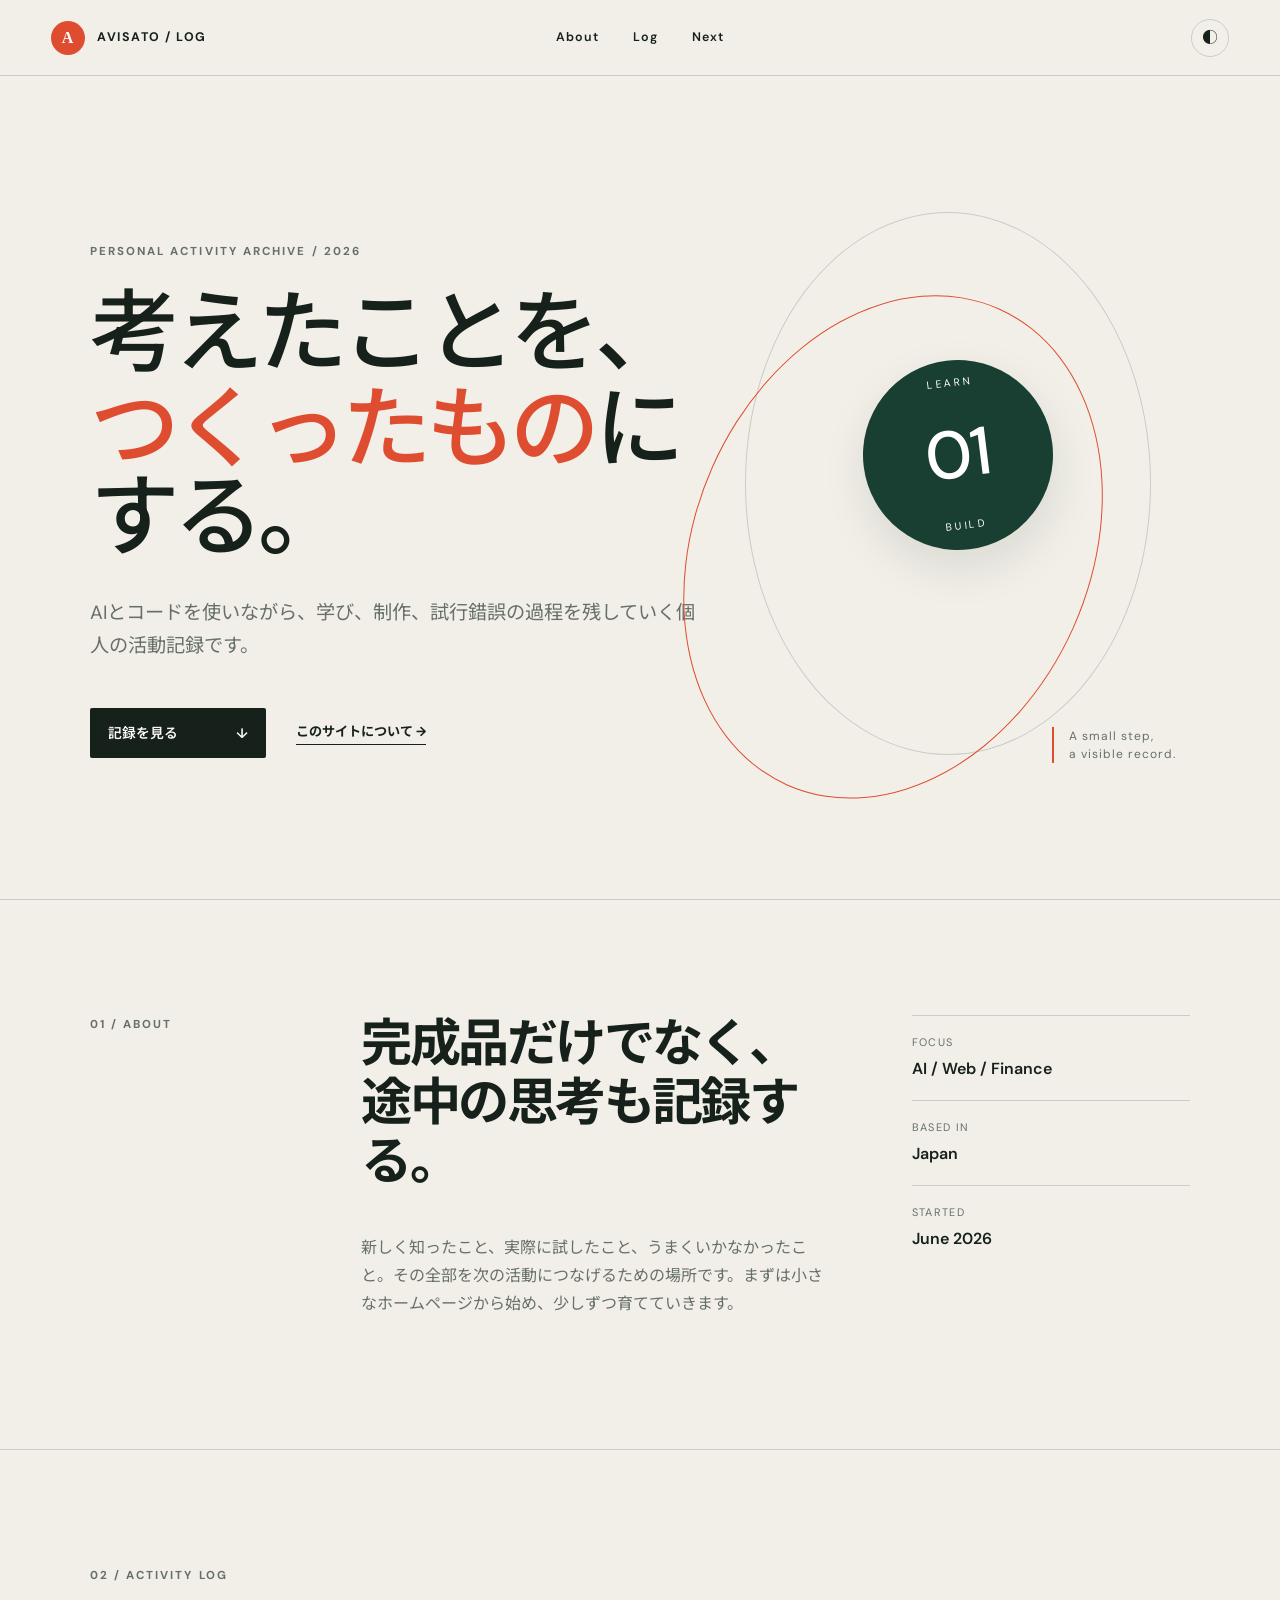
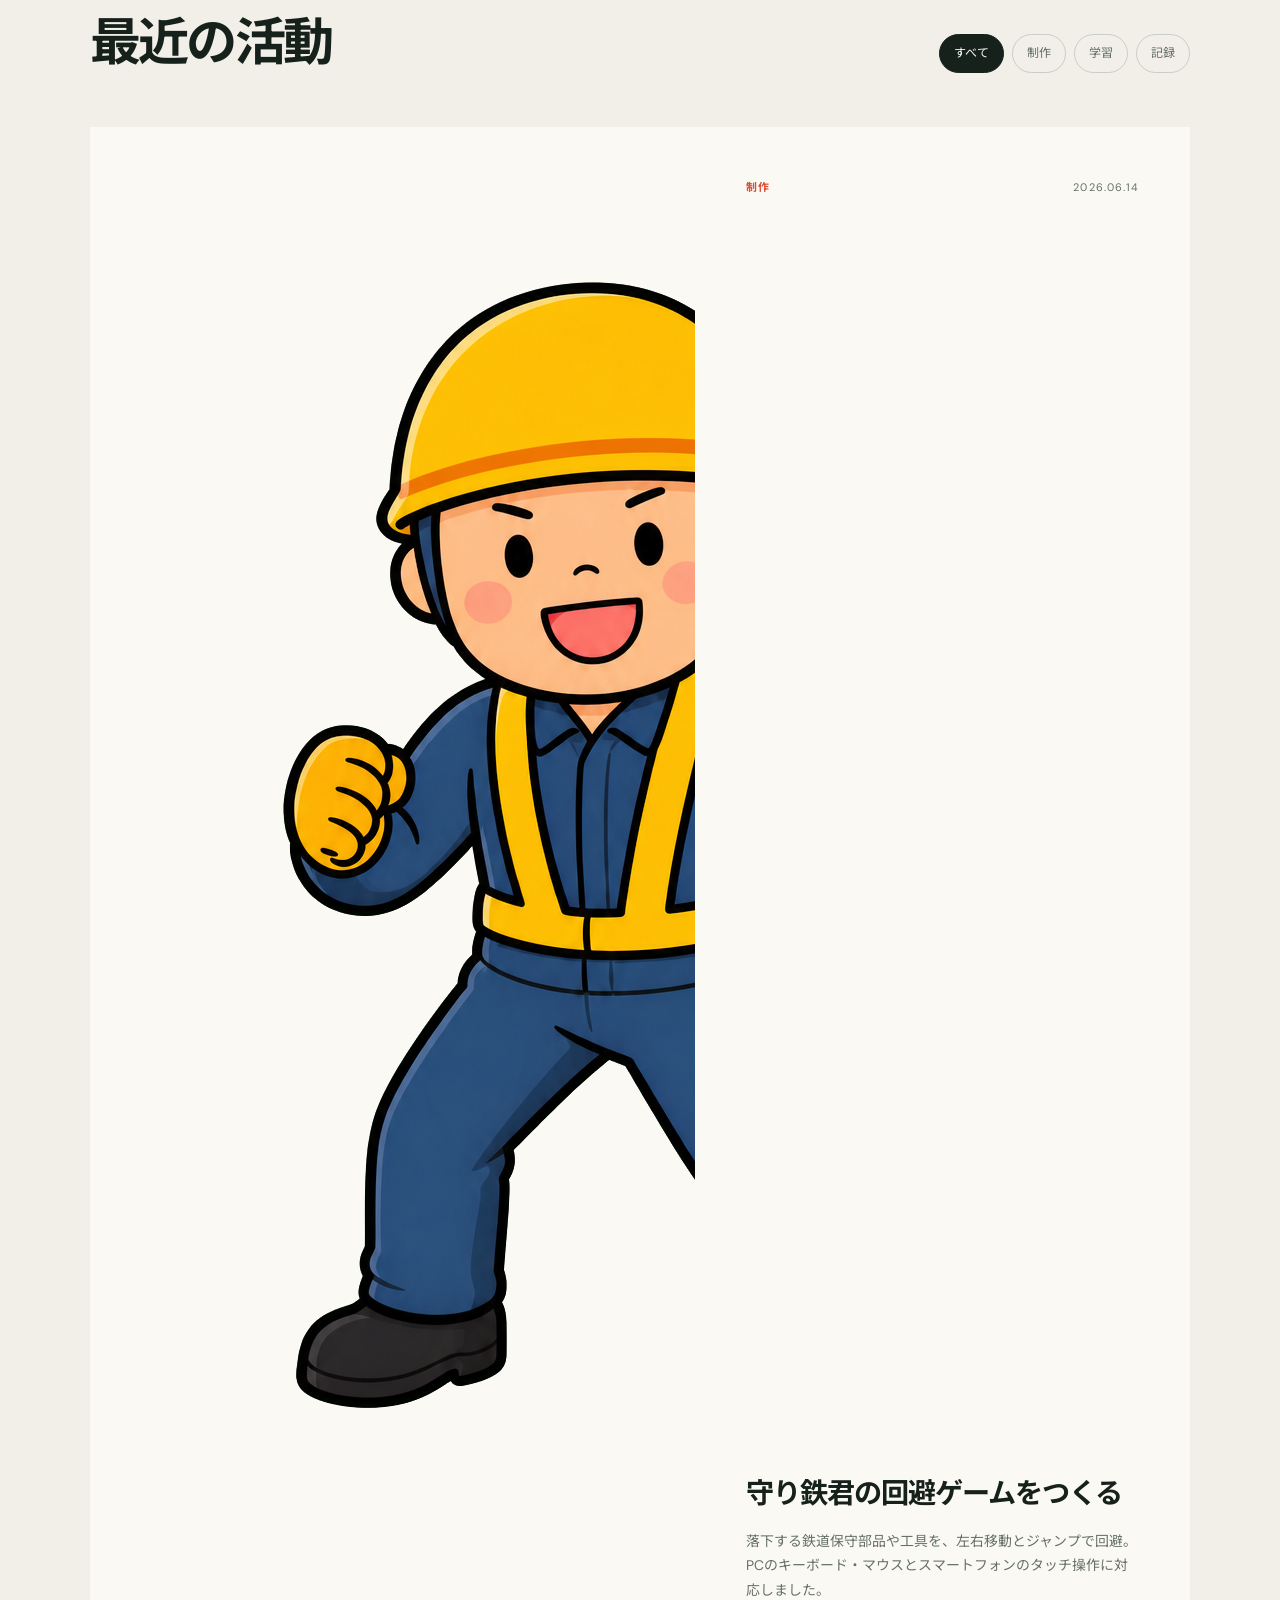
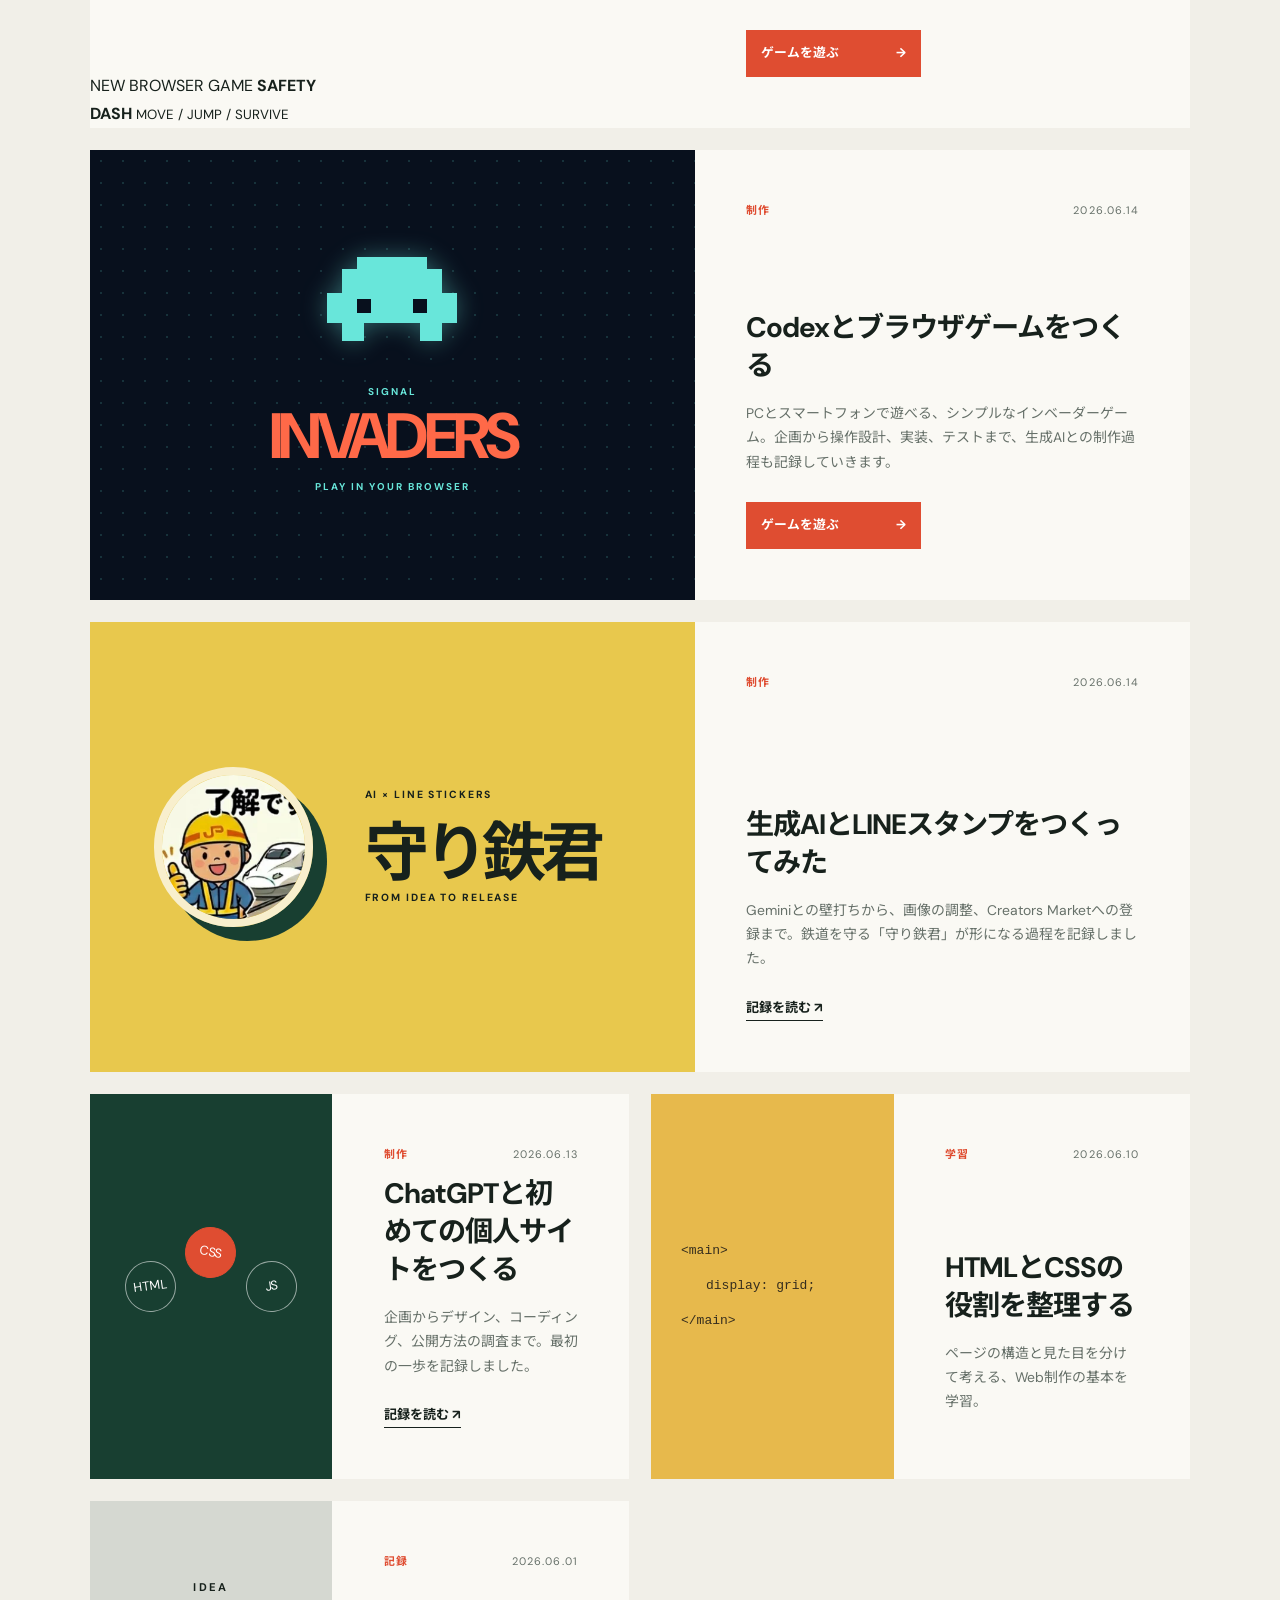
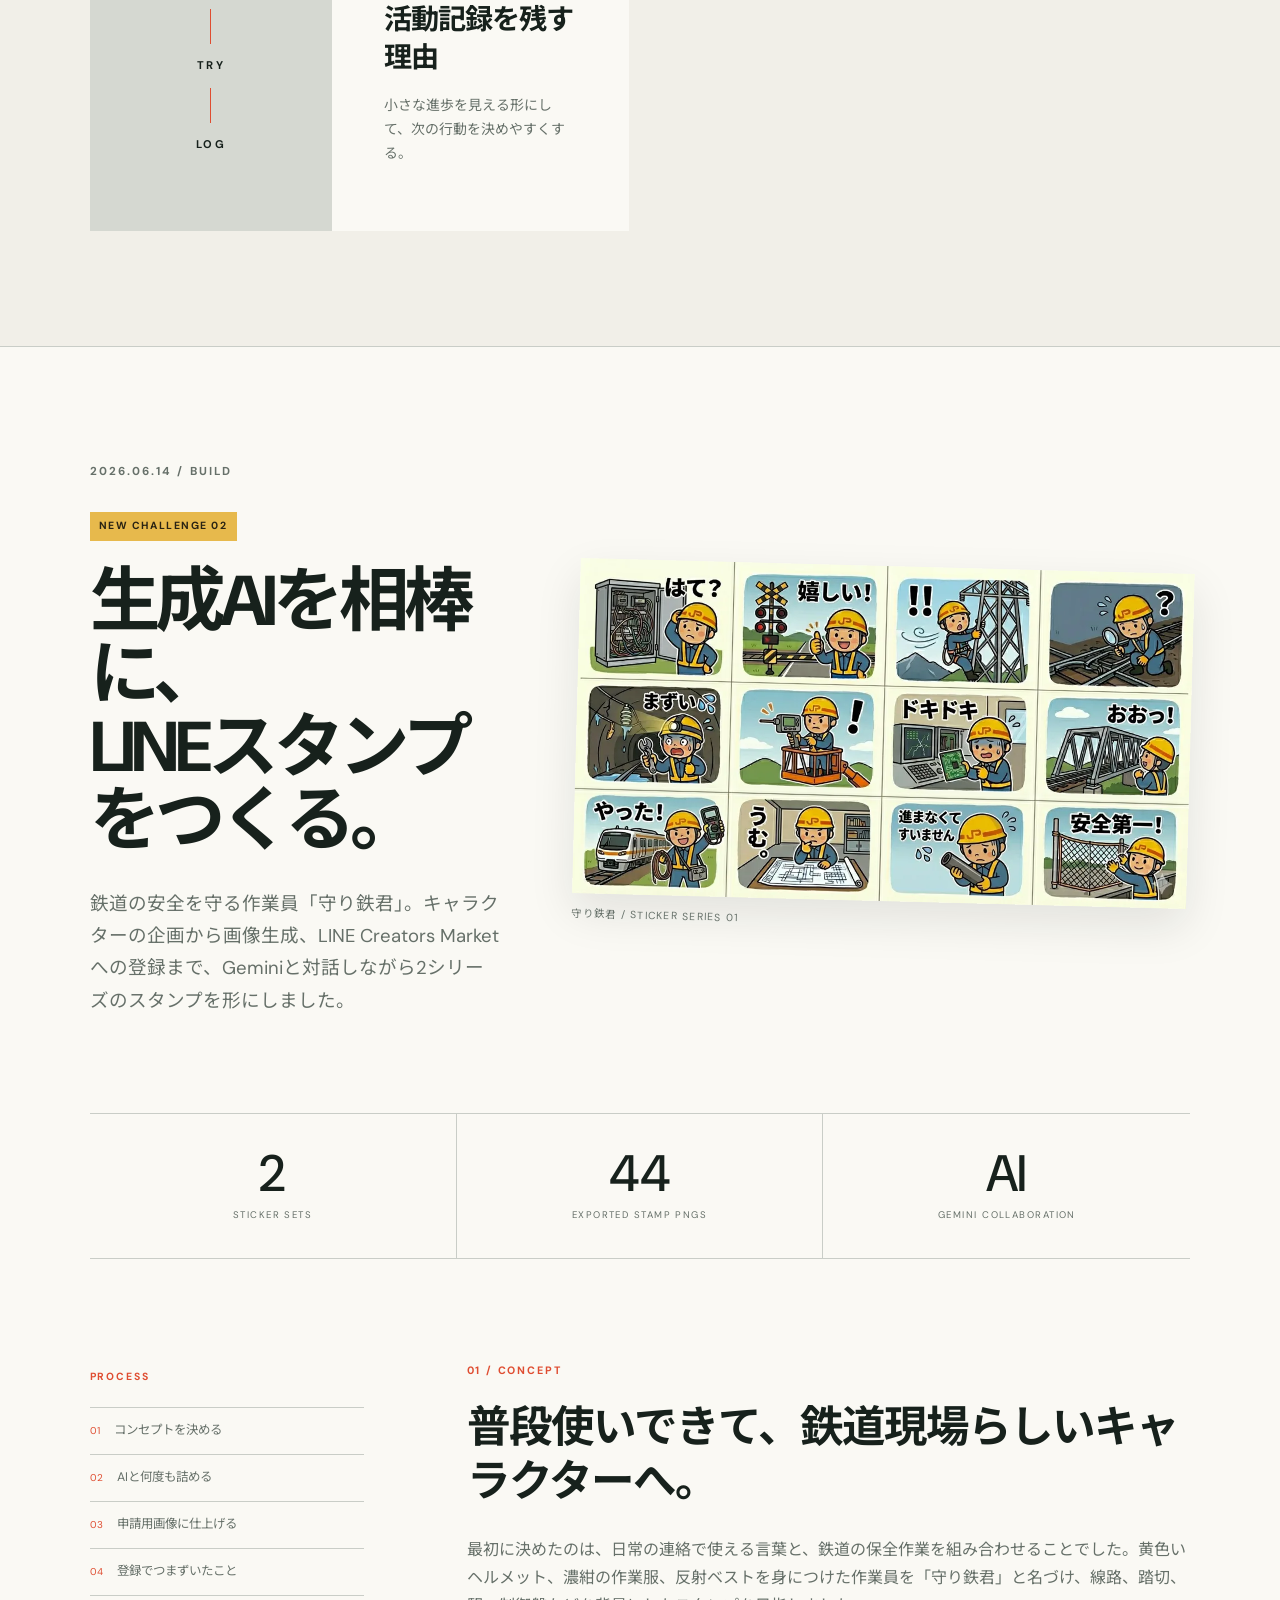
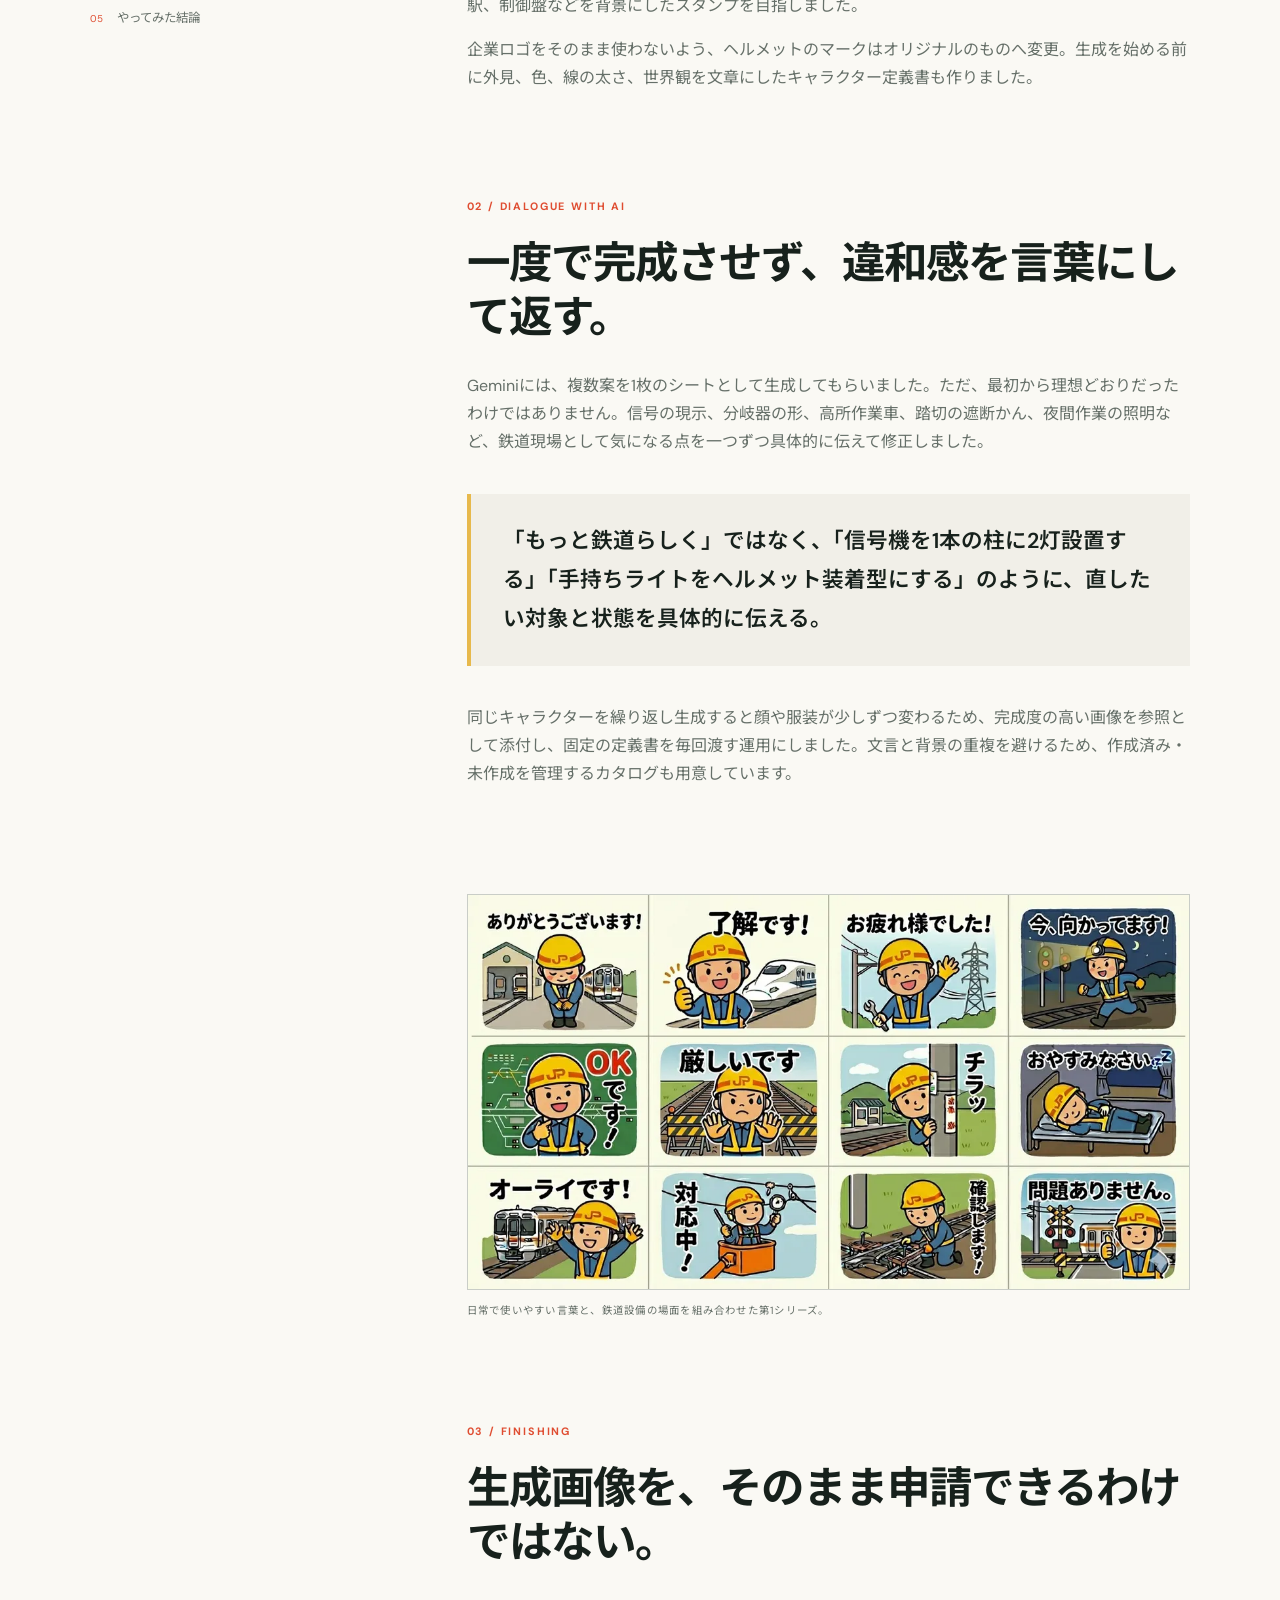
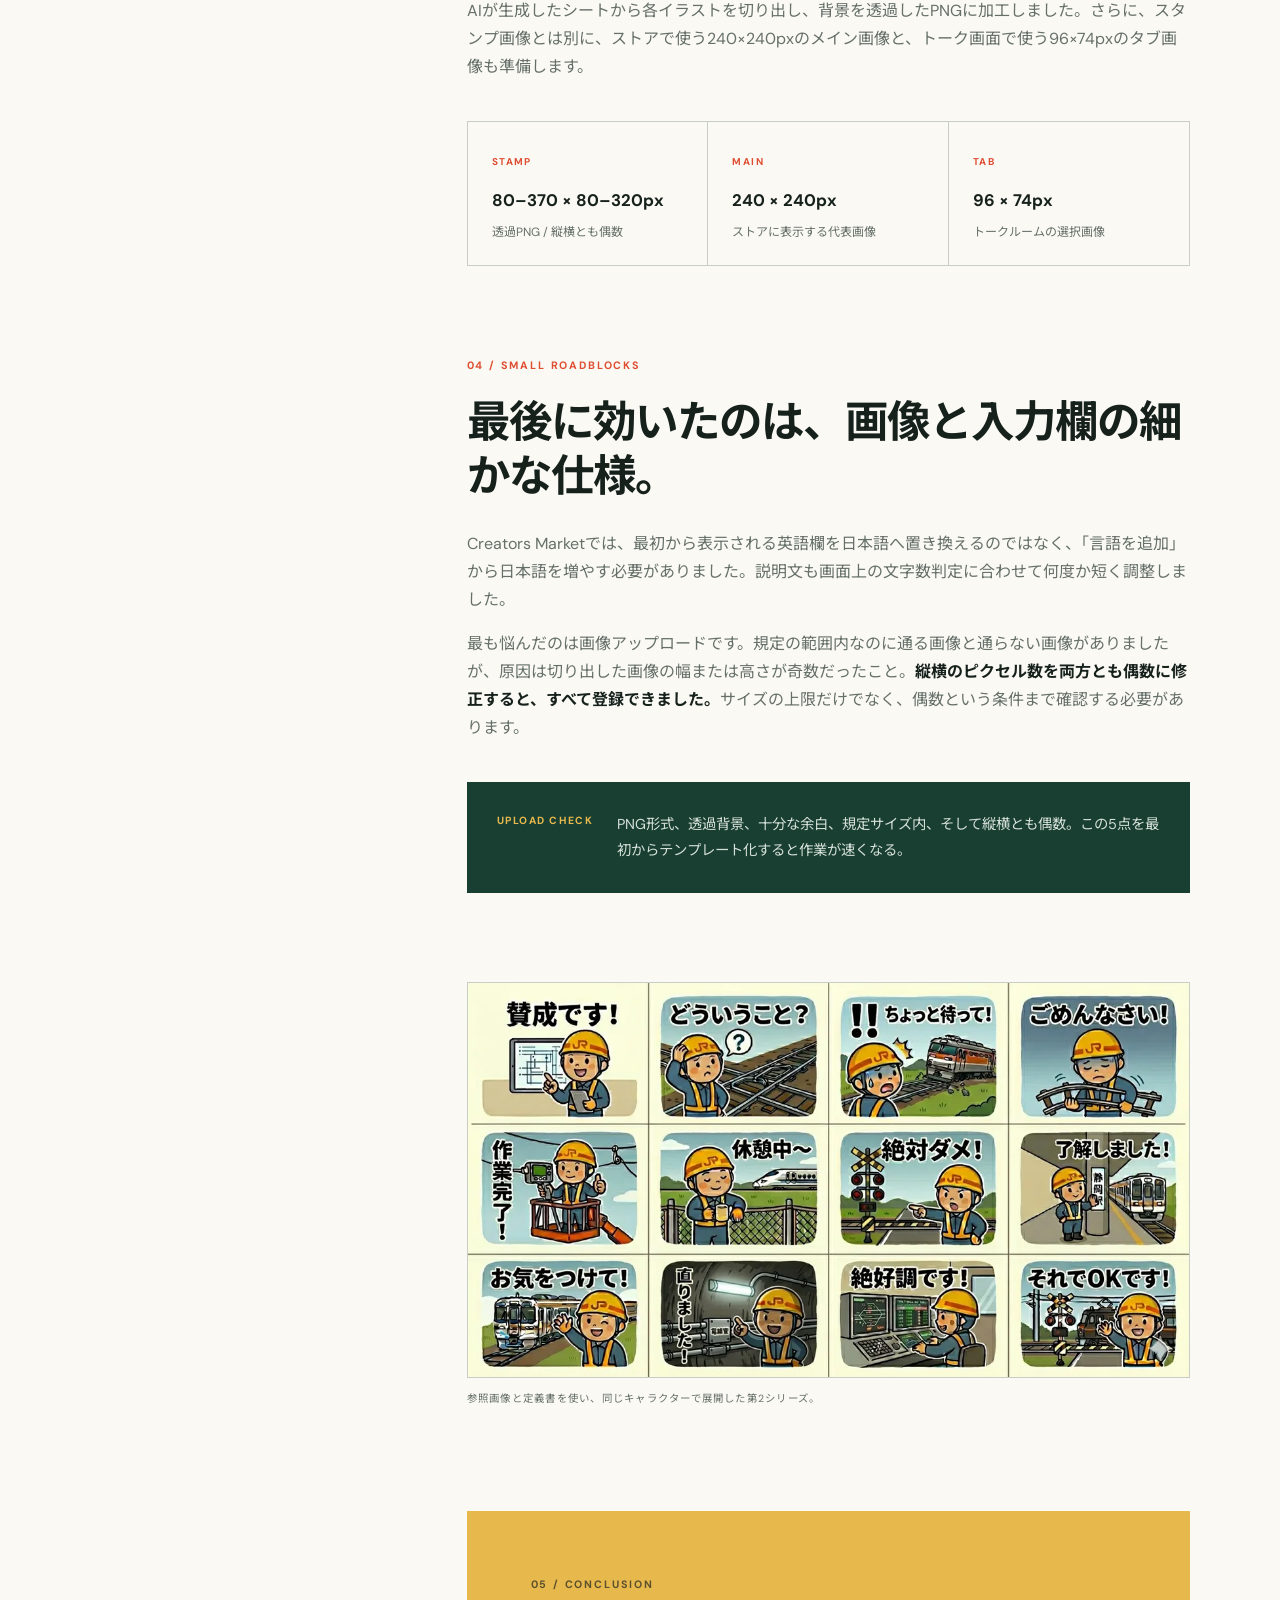
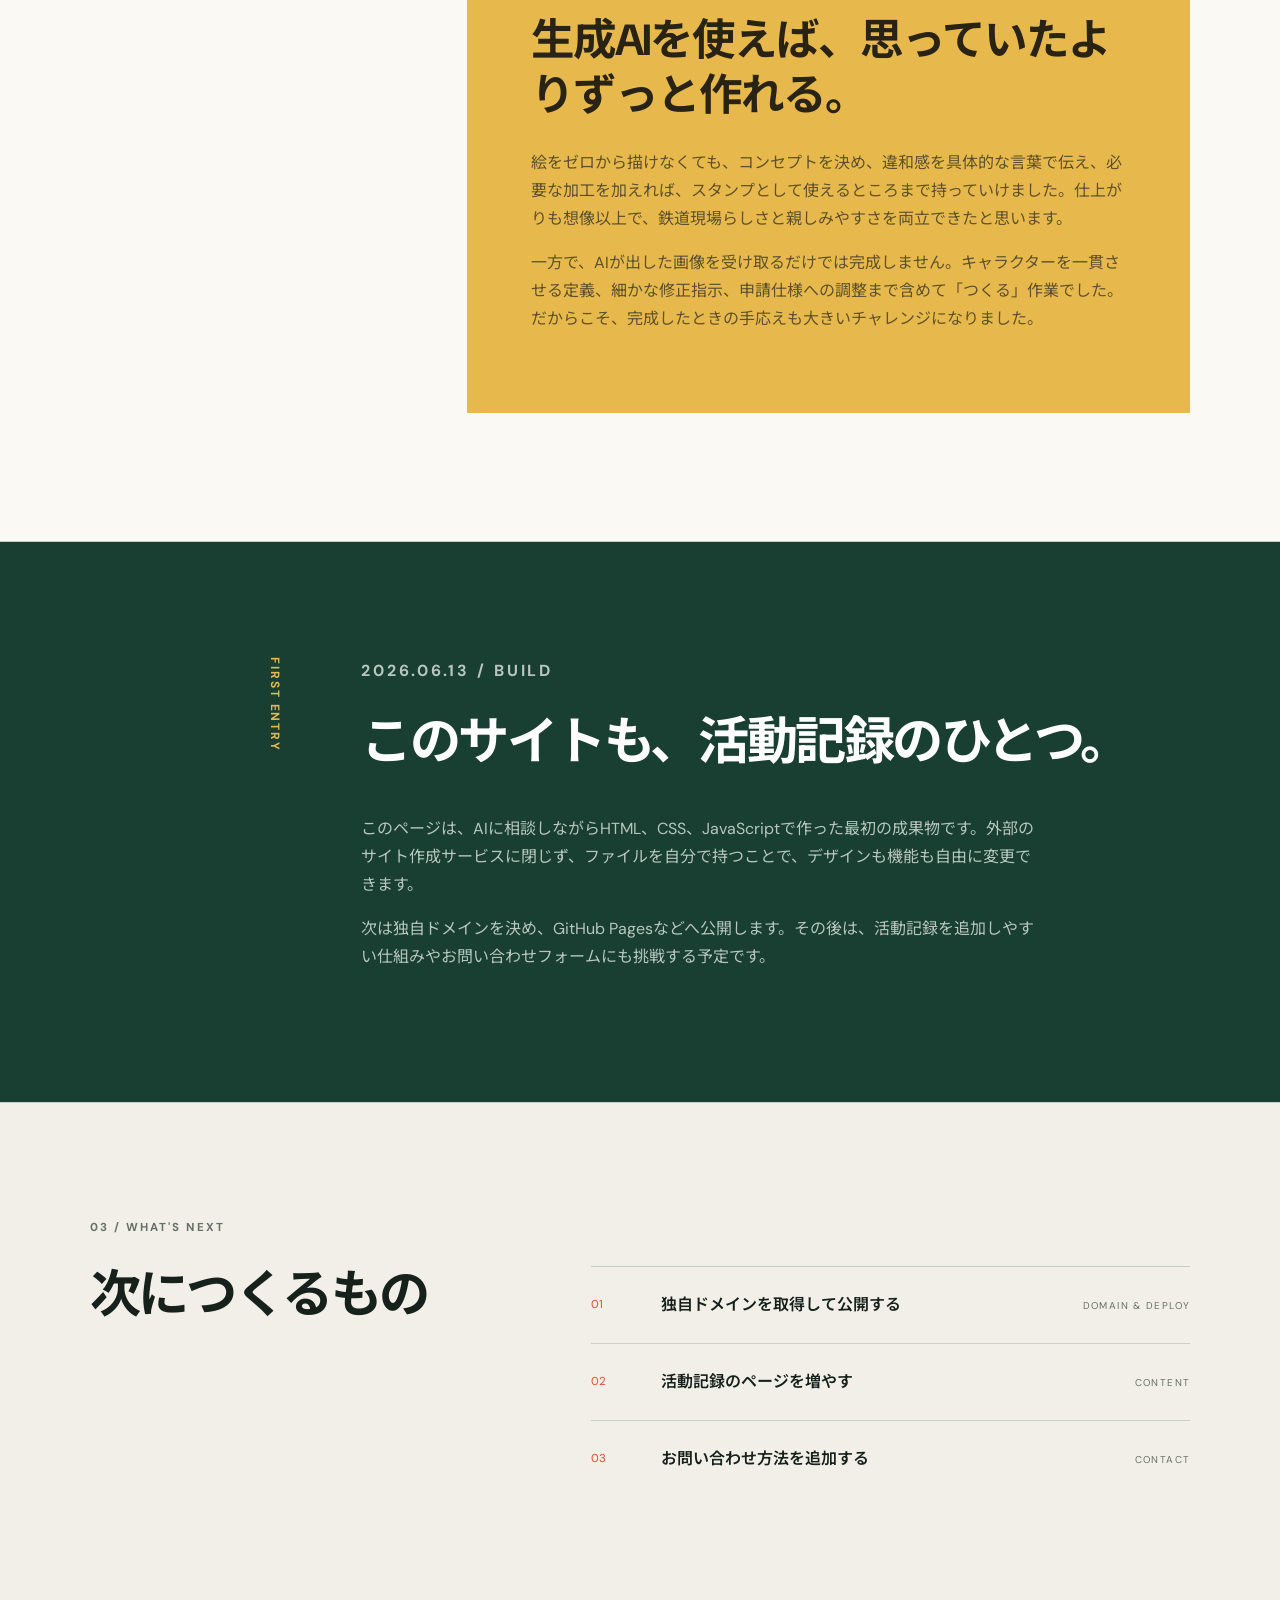
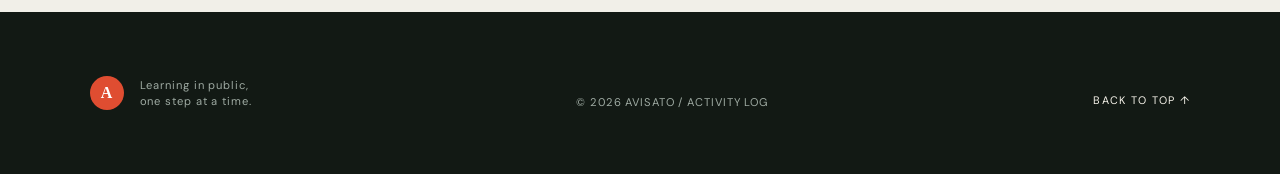
<file: index.html>
<!doctype html>
<html lang="ja">
<head>
  <meta charset="utf-8">
  <meta name="viewport" content="width=device-width, initial-scale=1">
  <meta name="description" content="学び、制作、日々の発見を記録する個人ホームページです。">
  <title>Avisato / Activity Log</title>
  <link rel="preconnect" href="https://fonts.googleapis.com">
  <link rel="preconnect" href="https://fonts.gstatic.com" crossorigin>
  <link href="https://fonts.googleapis.com/css2?family=DM+Sans:wght@400;500;600;700&family=Noto+Sans+JP:wght@400;500;600;700&display=swap" rel="stylesheet">
  <link rel="stylesheet" href="styles.css">
  <script src="script.js" defer></script>
</head>
<body>
  <header class="site-header">
    <a class="brand" href="#top" aria-label="トップへ">
      <span class="brand-mark">A</span>
      <span>AVISATO / LOG</span>
    </a>
    <nav aria-label="メインナビゲーション">
      <a href="#about">About</a>
      <a href="#log">Log</a>
      <a href="#next">Next</a>
    </nav>
    <button class="theme-button" type="button" aria-label="配色を切り替える" title="配色を切り替える">◐</button>
  </header>

  <main id="top">
    <section class="hero" aria-labelledby="hero-title">
      <div class="hero-copy">
        <p class="eyebrow">PERSONAL ACTIVITY ARCHIVE / 2026</p>
        <h1 id="hero-title">考えたことを、<br><em>つくったもの</em>にする。</h1>
        <p class="lead">AIとコードを使いながら、学び、制作、試行錯誤の過程を残していく個人の活動記録です。</p>
        <div class="hero-actions">
          <a class="button button-primary" href="#log">記録を見る <span>↓</span></a>
          <a class="text-link" href="#about">このサイトについて →</a>
        </div>
      </div>
      <div class="hero-visual" aria-hidden="true">
        <div class="orbit orbit-one"></div>
        <div class="orbit orbit-two"></div>
        <div class="visual-center">
          <span>LEARN</span>
          <strong>01</strong>
          <span>BUILD</span>
        </div>
        <p class="visual-note">A small step,<br>a visible record.</p>
      </div>
    </section>

    <section class="manifesto" id="about">
      <p class="section-number">01 / ABOUT</p>
      <div>
        <h2>完成品だけでなく、<br>途中の思考も記録する。</h2>
        <p>新しく知ったこと、実際に試したこと、うまくいかなかったこと。その全部を次の活動につなげるための場所です。まずは小さなホームページから始め、少しずつ育てていきます。</p>
      </div>
      <dl class="facts">
        <div><dt>Focus</dt><dd>AI / Web / Finance</dd></div>
        <div><dt>Based in</dt><dd>Japan</dd></div>
        <div><dt>Started</dt><dd>June 2026</dd></div>
      </dl>
    </section>

    <section class="log-section" id="log">
      <div class="section-heading">
        <div>
          <p class="section-number">02 / ACTIVITY LOG</p>
          <h2>最近の活動</h2>
        </div>
        <div class="filters" aria-label="活動カテゴリで絞り込む">
          <button class="filter is-active" type="button" data-filter="all">すべて</button>
          <button class="filter" type="button" data-filter="build">制作</button>
          <button class="filter" type="button" data-filter="learn">学習</button>
          <button class="filter" type="button" data-filter="note">記録</button>
        </div>
      </div>

      <div class="log-grid">
        <article class="log-card featured dodge-game-card" data-category="build">
          <div class="card-art dodge-game-art" aria-hidden="true">
            <img src="games/moritetsu-dodge/assets/moritetsu.png" alt="">
            <div>
              <span>NEW BROWSER GAME</span>
              <strong>SAFETY<br>DASH</strong>
              <small>MOVE / JUMP / SURVIVE</small>
            </div>
          </div>
          <div class="card-content">
            <p class="card-meta"><span>制作</span><time datetime="2026-06-14">2026.06.14</time></p>
            <h3>守り鉄君の回避ゲームをつくる</h3>
            <p>落下する鉄道保守部品や工具を、左右移動とジャンプで回避。PCのキーボード・マウスとスマートフォンのタッチ操作に対応しました。</p>
            <a href="games/moritetsu-dodge/index.html" class="play-link">ゲームを遊ぶ <span>→</span></a>
          </div>
        </article>

        <article class="log-card featured game-card" data-category="build">
          <div class="card-art game-card-art" aria-hidden="true">
            <div class="pixel-invader"><i></i><i></i><i></i><i></i><i></i><i></i><i></i></div>
            <p><span>SIGNAL</span><strong>INVADERS</strong><small>PLAY IN YOUR BROWSER</small></p>
          </div>
          <div class="card-content">
            <p class="card-meta"><span>制作</span><time datetime="2026-06-14">2026.06.14</time></p>
            <h3>Codexとブラウザゲームをつくる</h3>
            <p>PCとスマートフォンで遊べる、シンプルなインベーダーゲーム。企画から操作設計、実装、テストまで、生成AIとの制作過程も記録していきます。</p>
            <a href="games/invader/index.html" class="play-link">ゲームを遊ぶ <span>→</span></a>
          </div>
        </article>

        <article class="log-card featured stamp-card" data-category="build">
          <div class="card-art stamp-card-art">
            <img src="assets/mamoritetsu/main.webp" alt="黄色いヘルメットをかぶった守り鉄君のLINEスタンプ">
            <div>
              <span>AI × LINE STICKERS</span>
              <strong>守り鉄君</strong>
              <small>FROM IDEA TO RELEASE</small>
            </div>
          </div>
          <div class="card-content">
            <p class="card-meta"><span>制作</span><time datetime="2026-06-14">2026.06.14</time></p>
            <h3>生成AIとLINEスタンプをつくってみた</h3>
            <p>Geminiとの壁打ちから、画像の調整、Creators Marketへの登録まで。鉄道を守る「守り鉄君」が形になる過程を記録しました。</p>
            <a href="#entry-line-stickers" class="card-link">記録を読む <span>↗</span></a>
          </div>
        </article>

        <article class="log-card" data-category="build">
          <div class="card-art art-one"><span>HTML</span><span>CSS</span><span>JS</span></div>
          <div class="card-content">
            <p class="card-meta"><span>制作</span><time datetime="2026-06-13">2026.06.13</time></p>
            <h3>ChatGPTと初めての個人サイトをつくる</h3>
            <p>企画からデザイン、コーディング、公開方法の調査まで。最初の一歩を記録しました。</p>
            <a href="#entry-first-site" class="card-link">記録を読む <span>↗</span></a>
          </div>
        </article>

        <article class="log-card" data-category="learn">
          <div class="card-art art-two"><span class="code-line">&lt;main&gt;</span><span class="code-line"> display: grid;</span><span class="code-line">&lt;/main&gt;</span></div>
          <div class="card-content">
            <p class="card-meta"><span>学習</span><time datetime="2026-06-10">2026.06.10</time></p>
            <h3>HTMLとCSSの役割を整理する</h3>
            <p>ページの構造と見た目を分けて考える、Web制作の基本を学習。</p>
          </div>
        </article>

        <article class="log-card" data-category="note">
          <div class="card-art art-three"><span>IDEA</span><i></i><span>TRY</span><i></i><span>LOG</span></div>
          <div class="card-content">
            <p class="card-meta"><span>記録</span><time datetime="2026-06-01">2026.06.01</time></p>
            <h3>活動記録を残す理由</h3>
            <p>小さな進歩を見える形にして、次の行動を決めやすくする。</p>
          </div>
        </article>
      </div>
    </section>

    <article class="project-entry" id="entry-line-stickers">
      <header class="project-hero">
        <div class="project-intro">
          <p class="section-number">2026.06.14 / BUILD</p>
          <p class="project-kicker">NEW CHALLENGE 02</p>
          <h2>生成AIを相棒に、<br>LINEスタンプをつくる。</h2>
          <p class="project-lead">鉄道の安全を守る作業員「守り鉄君」。キャラクターの企画から画像生成、LINE Creators Marketへの登録まで、Geminiと対話しながら2シリーズのスタンプを形にしました。</p>
        </div>
        <figure class="project-main-visual">
          <img src="assets/mamoritetsu/sheet-01.webp" alt="守り鉄君LINEスタンプ第1シリーズの制作シート">
          <figcaption>守り鉄君 / STICKER SERIES 01</figcaption>
        </figure>
      </header>

      <div class="project-stats" aria-label="制作結果">
        <div><strong>2</strong><span>STICKER SETS</span></div>
        <div><strong>44</strong><span>EXPORTED STAMP PNGS</span></div>
        <div><strong>AI</strong><span>GEMINI COLLABORATION</span></div>
      </div>

      <div class="article-layout">
        <aside class="article-index" aria-label="記事の目次">
          <span>PROCESS</span>
          <ol>
            <li><a href="#stamp-concept">コンセプトを決める</a></li>
            <li><a href="#stamp-dialogue">AIと何度も詰める</a></li>
            <li><a href="#stamp-finish">申請用画像に仕上げる</a></li>
            <li><a href="#stamp-lessons">登録でつまずいたこと</a></li>
            <li><a href="#stamp-conclusion">やってみた結論</a></li>
          </ol>
        </aside>

        <div class="article-body">
          <section id="stamp-concept">
            <p class="article-step">01 / CONCEPT</p>
            <h3>普段使いできて、鉄道現場らしいキャラクターへ。</h3>
            <p>最初に決めたのは、日常の連絡で使える言葉と、鉄道の保全作業を組み合わせることでした。黄色いヘルメット、濃紺の作業服、反射ベストを身につけた作業員を「守り鉄君」と名づけ、線路、踏切、駅、制御盤などを背景にしたスタンプを目指しました。</p>
            <p>企業ロゴをそのまま使わないよう、ヘルメットのマークはオリジナルのものへ変更。生成を始める前に外見、色、線の太さ、世界観を文章にしたキャラクター定義書も作りました。</p>
          </section>

          <section id="stamp-dialogue">
            <p class="article-step">02 / DIALOGUE WITH AI</p>
            <h3>一度で完成させず、違和感を言葉にして返す。</h3>
            <p>Geminiには、複数案を1枚のシートとして生成してもらいました。ただ、最初から理想どおりだったわけではありません。信号の現示、分岐器の形、高所作業車、踏切の遮断かん、夜間作業の照明など、鉄道現場として気になる点を一つずつ具体的に伝えて修正しました。</p>
            <blockquote>「もっと鉄道らしく」ではなく、「信号機を1本の柱に2灯設置する」「手持ちライトをヘルメット装着型にする」のように、直したい対象と状態を具体的に伝える。</blockquote>
            <p>同じキャラクターを繰り返し生成すると顔や服装が少しずつ変わるため、完成度の高い画像を参照として添付し、固定の定義書を毎回渡す運用にしました。文言と背景の重複を避けるため、作成済み・未作成を管理するカタログも用意しています。</p>
          </section>

          <figure class="wide-figure">
            <img src="assets/mamoritetsu/sheet-02.webp" alt="守り鉄君LINEスタンプ第1シリーズ後半の制作シート">
            <figcaption>日常で使いやすい言葉と、鉄道設備の場面を組み合わせた第1シリーズ。</figcaption>
          </figure>

          <section id="stamp-finish">
            <p class="article-step">03 / FINISHING</p>
            <h3>生成画像を、そのまま申請できるわけではない。</h3>
            <p>AIが生成したシートから各イラストを切り出し、背景を透過したPNGに加工しました。さらに、スタンプ画像とは別に、ストアで使う240×240pxのメイン画像と、トーク画面で使う96×74pxのタブ画像も準備します。</p>
            <div class="spec-grid">
              <div><span>STAMP</span><strong>80–370 × 80–320px</strong><p>透過PNG / 縦横とも偶数</p></div>
              <div><span>MAIN</span><strong>240 × 240px</strong><p>ストアに表示する代表画像</p></div>
              <div><span>TAB</span><strong>96 × 74px</strong><p>トークルームの選択画像</p></div>
            </div>
          </section>

          <section id="stamp-lessons">
            <p class="article-step">04 / SMALL ROADBLOCKS</p>
            <h3>最後に効いたのは、画像と入力欄の細かな仕様。</h3>
            <p>Creators Marketでは、最初から表示される英語欄を日本語へ置き換えるのではなく、「言語を追加」から日本語を増やす必要がありました。説明文も画面上の文字数判定に合わせて何度か短く調整しました。</p>
            <p>最も悩んだのは画像アップロードです。規定の範囲内なのに通る画像と通らない画像がありましたが、原因は切り出した画像の幅または高さが奇数だったこと。<strong>縦横のピクセル数を両方とも偶数に修正すると、すべて登録できました。</strong>サイズの上限だけでなく、偶数という条件まで確認する必要があります。</p>
            <div class="lesson-note">
              <span>UPLOAD CHECK</span>
              <p>PNG形式、透過背景、十分な余白、規定サイズ内、そして縦横とも偶数。この5点を最初からテンプレート化すると作業が速くなる。</p>
            </div>
          </section>

          <figure class="wide-figure">
            <img src="assets/mamoritetsu/sheet-03.webp" alt="守り鉄君LINEスタンプ第2シリーズの制作シート">
            <figcaption>参照画像と定義書を使い、同じキャラクターで展開した第2シリーズ。</figcaption>
          </figure>

          <section id="stamp-conclusion" class="conclusion">
            <p class="article-step">05 / CONCLUSION</p>
            <h3>生成AIを使えば、思っていたよりずっと作れる。</h3>
            <p>絵をゼロから描けなくても、コンセプトを決め、違和感を具体的な言葉で伝え、必要な加工を加えれば、スタンプとして使えるところまで持っていけました。仕上がりも想像以上で、鉄道現場らしさと親しみやすさを両立できたと思います。</p>
            <p>一方で、AIが出した画像を受け取るだけでは完成しません。キャラクターを一貫させる定義、細かな修正指示、申請仕様への調整まで含めて「つくる」作業でした。だからこそ、完成したときの手応えも大きいチャレンジになりました。</p>
          </section>
        </div>
      </div>
    </article>

    <section class="entry" id="entry-first-site">
      <div class="entry-label">FIRST ENTRY</div>
      <div class="entry-body">
        <p class="section-number">2026.06.13 / BUILD</p>
        <h2>このサイトも、活動記録のひとつ。</h2>
        <p>このページは、AIに相談しながらHTML、CSS、JavaScriptで作った最初の成果物です。外部のサイト作成サービスに閉じず、ファイルを自分で持つことで、デザインも機能も自由に変更できます。</p>
        <p>次は独自ドメインを決め、GitHub Pagesなどへ公開します。その後は、活動記録を追加しやすい仕組みやお問い合わせフォームにも挑戦する予定です。</p>
      </div>
    </section>

    <section class="next-section" id="next">
      <p class="section-number">03 / WHAT'S NEXT</p>
      <div class="next-grid">
        <h2>次につくるもの</h2>
        <ol>
          <li><span>01</span><p>独自ドメインを取得して公開する</p><small>DOMAIN & DEPLOY</small></li>
          <li><span>02</span><p>活動記録のページを増やす</p><small>CONTENT</small></li>
          <li><span>03</span><p>お問い合わせ方法を追加する</p><small>CONTACT</small></li>
        </ol>
      </div>
    </section>
  </main>

  <footer>
    <div>
      <span class="brand-mark">A</span>
      <p>Learning in public,<br>one step at a time.</p>
    </div>
    <p>© 2026 AVISATO / ACTIVITY LOG</p>
    <a href="#top">BACK TO TOP ↑</a>
  </footer>
</body>
</html>
</file>
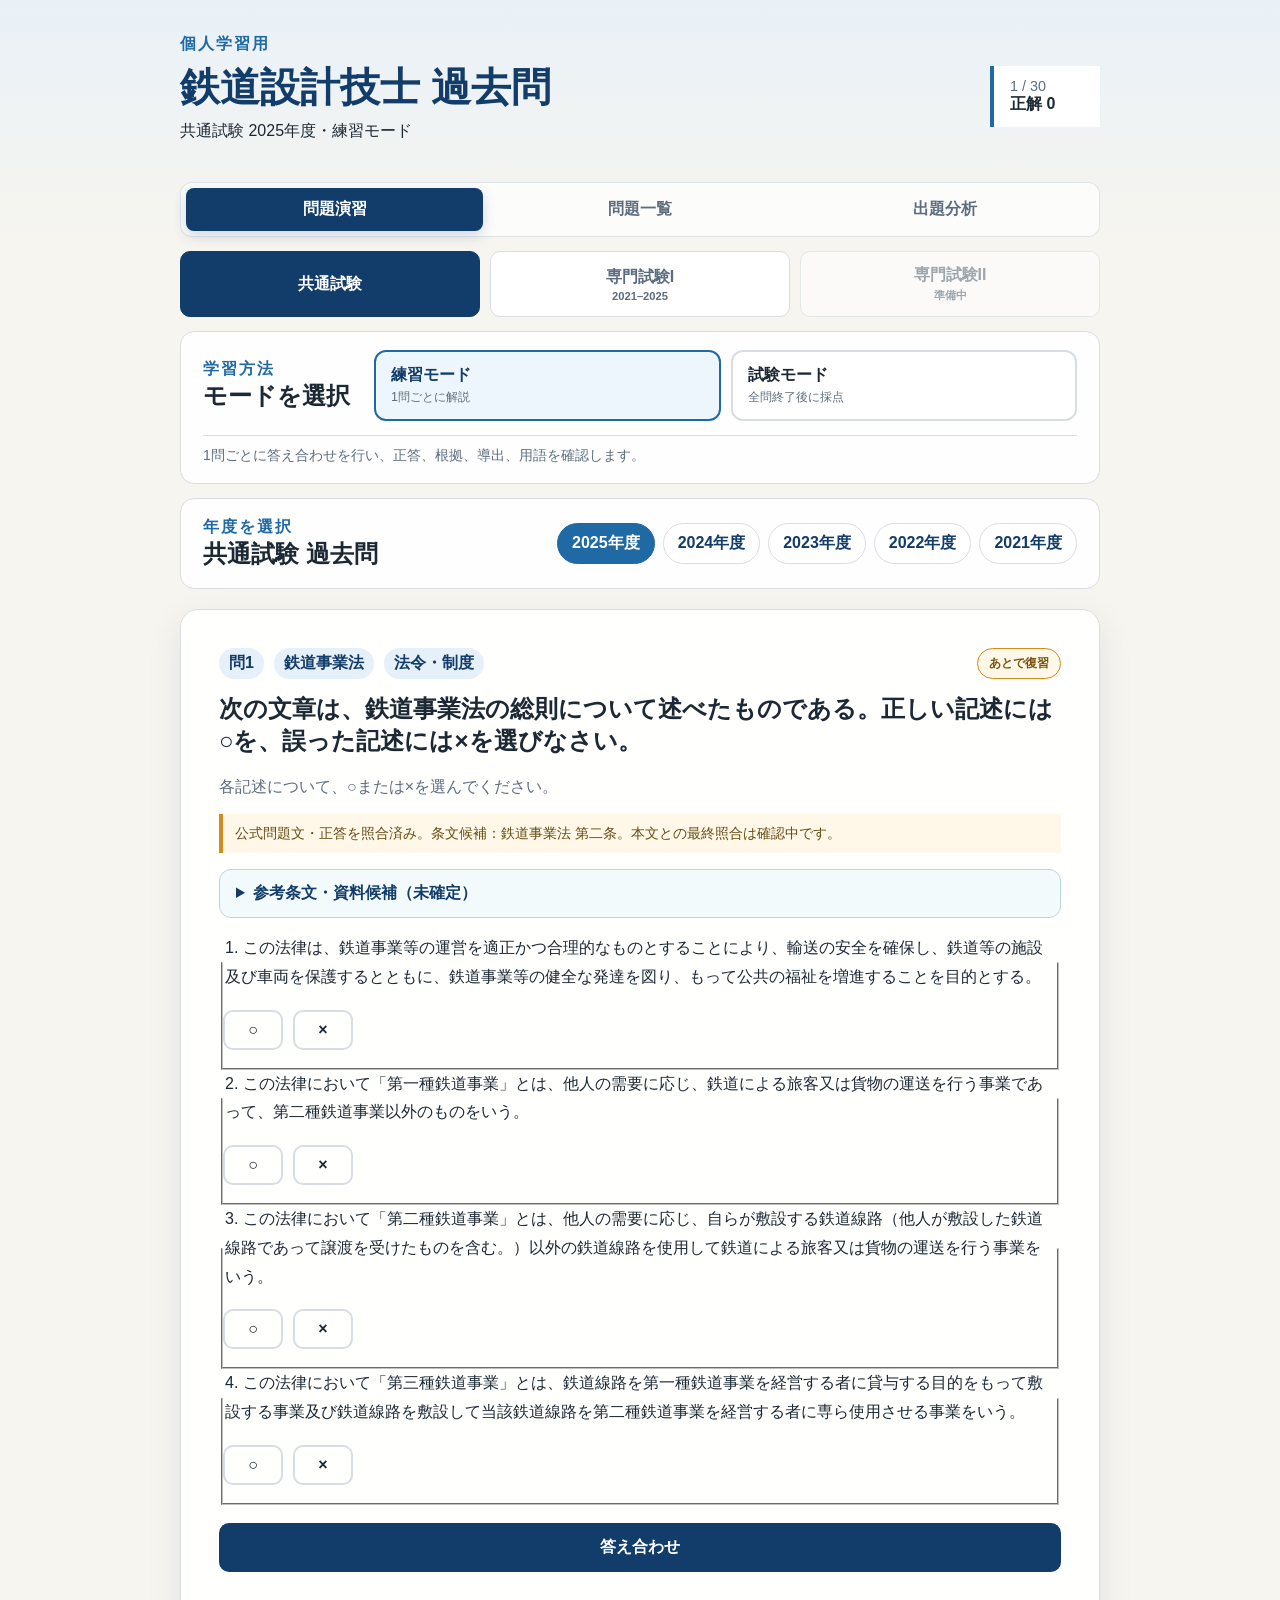
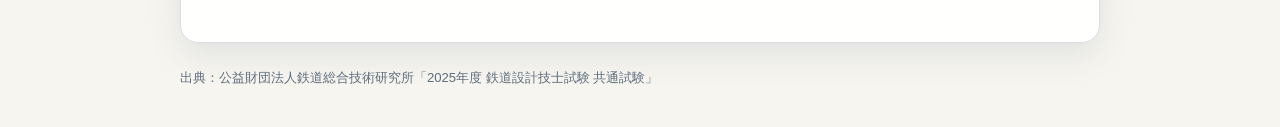
<file: app/index.html>
<!doctype html>
<html lang="ja">
<head>
  <meta charset="utf-8">
  <meta name="viewport" content="width=device-width, initial-scale=1">
  <meta name="theme-color" content="#123c69">
  <title>鉄道設計技士 学習</title>
  <link rel="stylesheet" href="styles.css?v=20260615j">
</head>
<body>
  <header class="site-header">
    <div>
      <p class="eyebrow">個人学習用</p>
      <h1>鉄道設計技士 過去問</h1>
      <p id="current-course">共通試験 2025年度</p>
    </div>
    <div class="score" aria-live="polite">
      <span id="progress">1 / 30</span>
      <strong id="score">正解 0</strong>
    </div>
  </header>

  <main>
    <nav class="view-nav" aria-label="画面切替">
      <button class="view-button active" type="button" data-view="study">問題演習</button>
      <button class="view-button" type="button" data-view="catalog">問題一覧</button>
      <button class="view-button" type="button" data-view="analysis">出題分析</button>
    </nav>

    <nav id="exam-nav" class="exam-nav study-view" aria-label="試験区分">
      <button class="exam-tab active" type="button" data-exam="common">共通試験</button>
      <button class="exam-tab" type="button" data-exam="specialist1">専門試験I <small>2021–2025</small></button>
      <button class="exam-tab" type="button" disabled>専門試験II <small>準備中</small></button>
    </nav>

    <section class="mode-panel study-view" aria-labelledby="mode-title">
      <div>
        <p class="eyebrow">学習方法</p>
        <h2 id="mode-title">モードを選択</h2>
      </div>
      <div class="mode-buttons">
        <button class="mode-button active" type="button" data-mode="practice"><strong>練習モード</strong><span>1問ごとに解説</span></button>
        <button class="mode-button" type="button" data-mode="exam"><strong>試験モード</strong><span>全問終了後に採点</span></button>
      </div>
      <p id="mode-description" class="mode-description"></p>
    </section>

    <section class="year-panel study-view" aria-labelledby="year-title">
      <div>
        <p class="eyebrow">年度を選択</p>
        <h2 id="year-title">共通試験 過去問</h2>
      </div>
      <div id="year-buttons" class="year-buttons"></div>
    </section>

    <section id="question-section" class="question-card study-view" aria-labelledby="question-title">
      <div class="question-meta">
        <span id="question-number">問1</span>
        <span id="question-topic">鉄道事業法</span>
        <span id="question-category">分野</span>
        <button id="review-toggle" class="review-toggle" type="button" aria-pressed="false">あとで復習</button>
      </div>
      <h2 id="question-title"></h2>
      <p id="instruction" class="instruction">各記述について、○または×を選んでください。</p>
      <p id="review-notice" class="review-notice" hidden>公式問題文と正答は照合済みです。この年度の詳細解説は、根拠資料との照合を進めながら順次更新しています。</p>
      <div id="source-context" class="source-context" hidden></div>
      <div id="study-guide" class="study-guide" hidden></div>
      <div id="question-diagram" class="question-diagram" hidden></div>
      <form id="question-form"></form>
      <div id="exam-palette" class="exam-palette" hidden aria-label="問題番号パレット"></div>
      <button id="check-button" class="primary" type="button">答え合わせ</button>
      <div id="exam-actions" class="exam-actions" hidden>
        <button id="previous-button" class="secondary" type="button">前の問題</button>
        <button id="exam-next-button" class="primary" type="button">次の問題</button>
        <button id="finish-exam-button" class="finish-button" type="button" hidden>試験を終了して採点</button>
      </div>
      <p id="form-message" class="form-message" role="alert"></p>
    </section>

    <section id="result-panel" class="result-panel study-view" hidden>
      <div class="result-heading">
        <h2 id="result-title">解説</h2>
        <span id="result-score"></span>
      </div>
      <div id="explanations"></div>
      <div class="source-box">
        <strong>根拠資料</strong>
        <p id="source-text"></p>
      </div>
      <button id="next-button" class="primary" type="button">次の問題</button>
    </section>

    <section id="exam-summary" class="result-panel exam-summary study-view" hidden>
      <p class="eyebrow">試験結果</p>
      <h2 id="exam-summary-score"></h2>
      <p id="target-result" class="target-result"></p>
      <p class="target-note">60%はアプリ上の学習目標です。公式の合格基準を示すものではありません。</p>
      <div id="exam-review-list"></div>
      <button id="restart-exam-button" class="primary" type="button">もう一度受験する</button>
    </section>

    <section id="catalog-view" class="catalog-view" hidden aria-labelledby="catalog-title">
      <div class="catalog-header">
        <div><p class="eyebrow">QUESTION LIBRARY</p><h2 id="catalog-title">問題一覧</h2><p>年度、分野、復習状態から問題を探し、直接演習を開始できます。</p></div>
        <strong id="catalog-count">0問</strong>
      </div>
      <div class="catalog-filters">
        <label>科目<select id="catalog-exam"><option value="common">共通試験</option><option value="specialist1">専門試験I</option></select></label>
        <label>年度<select id="catalog-year"></select></label>
        <label>分野<select id="catalog-category"><option value="all">すべて</option></select></label>
        <label class="review-filter"><input id="catalog-review-only" type="checkbox"><span>復習対象のみ</span></label>
      </div>
      <div id="catalog-list" class="catalog-list"></div>
    </section>

    <section id="analysis-view" class="analysis-view" hidden aria-labelledby="analysis-title">
      <div class="analysis-hero">
        <div>
          <p class="eyebrow">PAST EXAM INSIGHTS</p>
          <h2 id="analysis-title">出題分布を読む</h2>
          <p>2021～2025年度の問題を主題別に分類し、重点分野と年度ごとの変化を可視化します。</p>
        </div>
        <div class="analysis-subjects" role="group" aria-label="分析科目">
          <button class="analysis-subject active" type="button" data-analysis-exam="common">共通試験</button>
          <button class="analysis-subject" type="button" data-analysis-exam="specialist1">専門試験I</button>
        </div>
      </div>

      <div class="analysis-metrics">
        <article><span>分析年度</span><strong id="analysis-years">5年</strong><small>2021–2025</small></article>
        <article><span>分析問題数</span><strong id="analysis-total">150問</strong><small>各年30問</small></article>
        <article><span>最多分野</span><strong id="analysis-top-category">-</strong><small id="analysis-top-rate">-</small></article>
      </div>

      <div id="quality-metrics" class="quality-metrics" aria-label="解説整備状況"></div>

      <div class="analysis-grid">
        <article class="chart-card donut-card">
          <div class="chart-heading"><div><p class="chart-kicker">5 YEAR TOTAL</p><h3>5年間の構成比</h3></div></div>
          <div class="donut-layout">
            <div id="distribution-donut" class="distribution-donut"><div><strong>150</strong><span>QUESTIONS</span></div></div>
            <div id="distribution-legend" class="distribution-legend"></div>
          </div>
        </article>

        <article class="chart-card ranking-card">
          <div class="chart-heading"><div><p class="chart-kicker">PRIORITY</p><h3>頻出分野ランキング</h3></div></div>
          <div id="category-ranking" class="category-ranking"></div>
        </article>
      </div>

      <article class="chart-card yearly-card">
        <div class="chart-heading"><div><p class="chart-kicker">YEAR BY YEAR</p><h3>年度別 出題構成</h3></div><p>各年度30問に占める割合</p></div>
        <div id="yearly-distribution" class="yearly-distribution"></div>
      </article>

      <p class="analysis-note">分類は問題文の主題をもとにした学習用の独自分類です。複数分野にまたがる問題は、中心となる知識分野へ1問として集計しています。</p>
    </section>
  </main>

  <footer>
    <span id="footer-source">出典：公益財団法人鉄道総合技術研究所「2025年度 鉄道設計技士試験 共通試験」</span>
  </footer>
  <script src="questions-2025-common.js"></script>
  <script src="questions-2025-common-11-20.js"></script>
  <script src="questions-2025-common-21-30.js"></script>
  <script src="questions-common-2021-2024.js"></script>
  <script src="questions-2025-specialist1.js"></script>
  <script src="data-fixes.js?v=20260615j"></script>
  <script src="specialist1-diagram-pages.js?v=20260615j"></script>
  <script src="source-mapping.js?v=20260615j"></script>
  <script src="verified-explanations.js?v=20260615j"></script>
  <script src="study-guides.js?v=20260615j"></script>
  <script src="app.js?v=20260615j"></script>
</body>
</html>
</file>
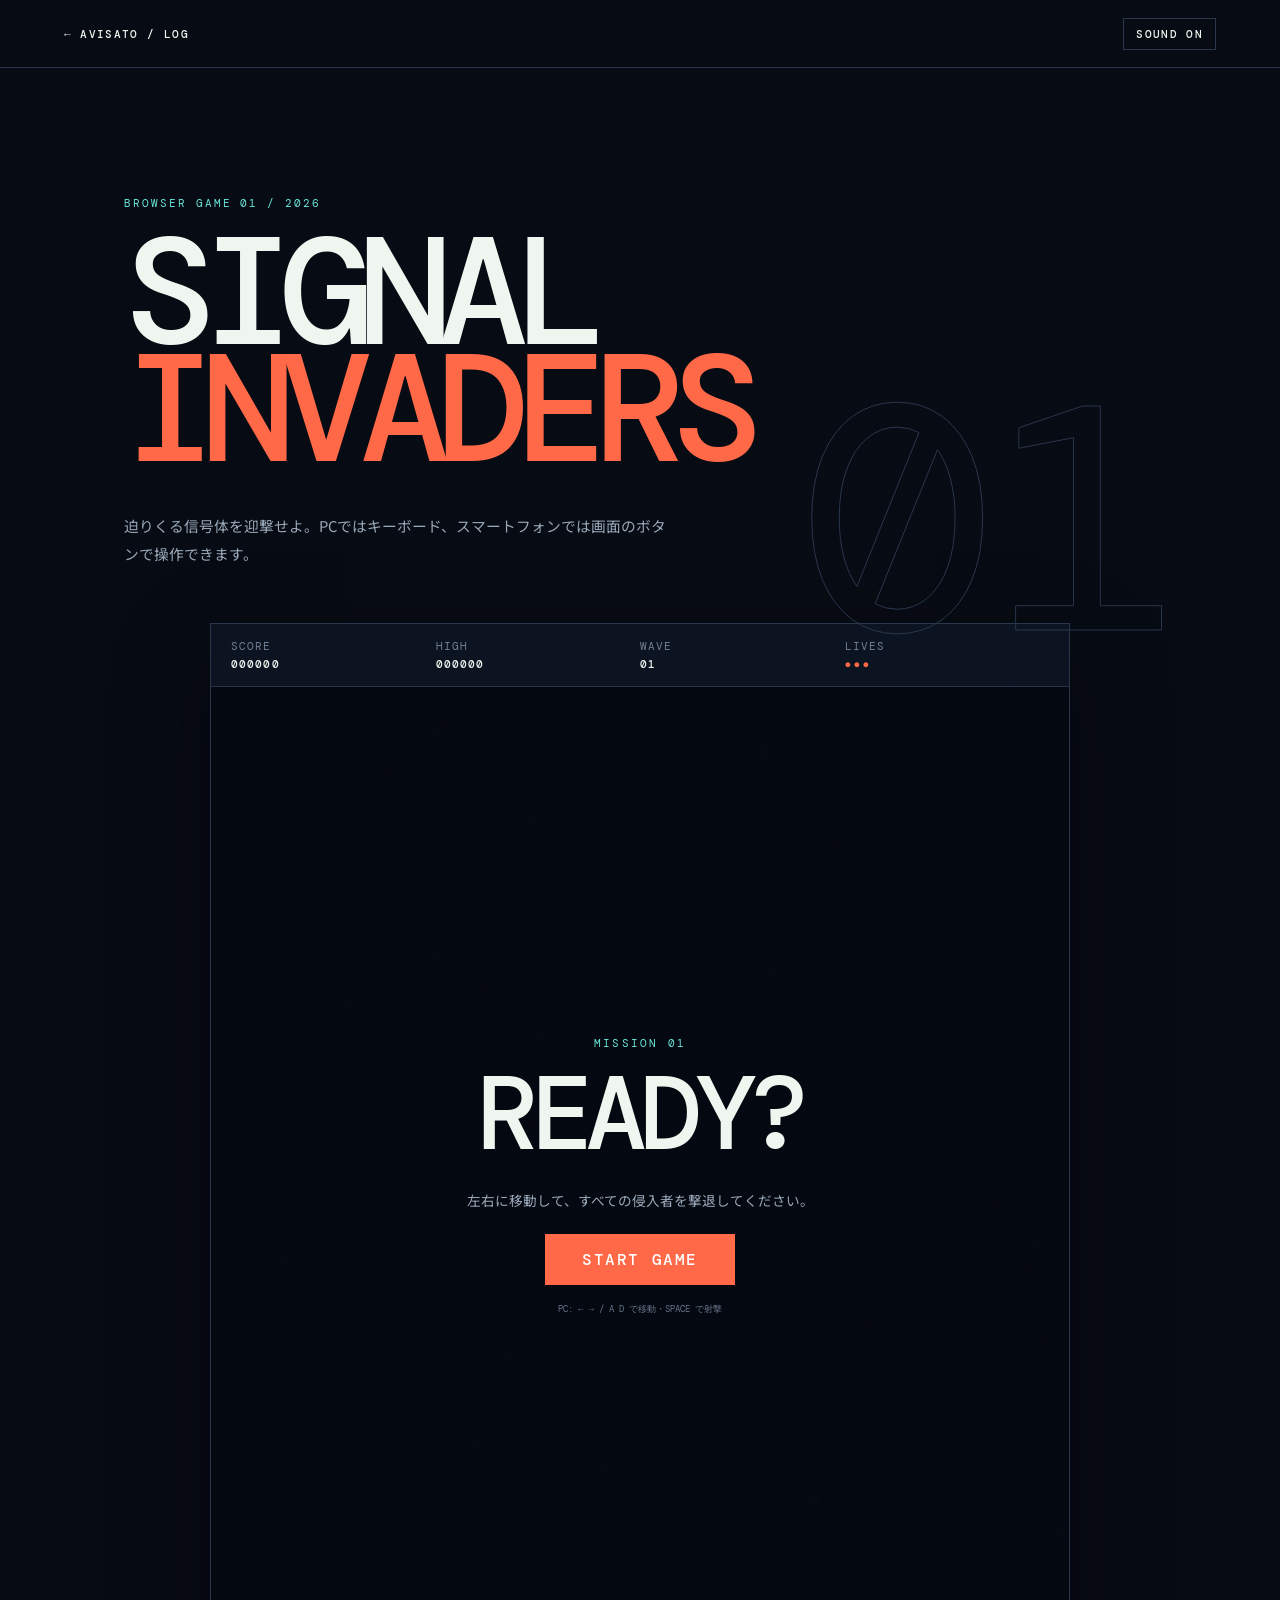
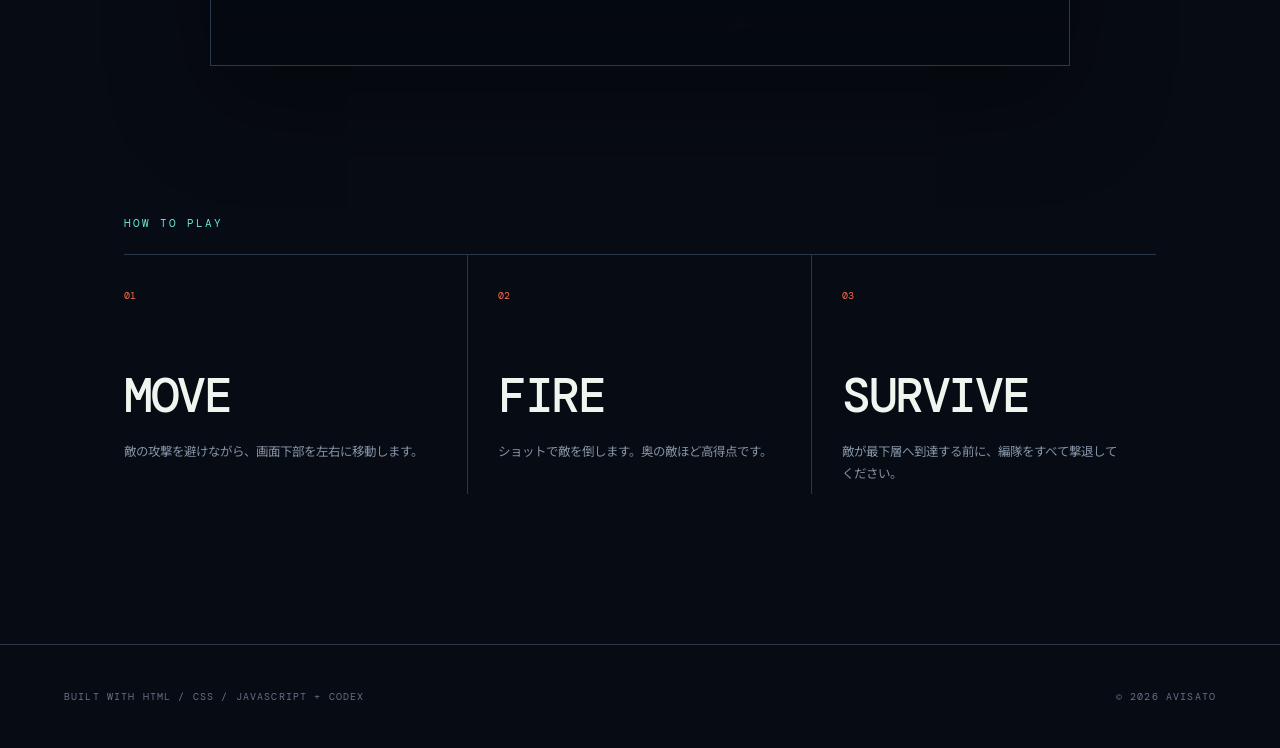
<file: games/invader/index.html>
<!doctype html>
<html lang="ja">
<head>
  <meta charset="utf-8">
  <meta name="viewport" content="width=device-width, initial-scale=1, viewport-fit=cover">
  <meta name="theme-color" content="#070b13">
  <meta name="description" content="PCとスマートフォンで遊べるシンプルなブラウザインベーダーゲームです。">
  <title>Signal Invaders / AVISATO</title>
  <link rel="preconnect" href="https://fonts.googleapis.com">
  <link rel="preconnect" href="https://fonts.gstatic.com" crossorigin>
  <link href="https://fonts.googleapis.com/css2?family=DM+Mono:wght@400;500&family=Noto+Sans+JP:wght@500;700&display=swap" rel="stylesheet">
  <link rel="stylesheet" href="game.css">
  <script src="game.js" defer></script>
</head>
<body>
  <header class="game-header">
    <a href="../../index.html#log" class="back-link" aria-label="活動記録へ戻る">← AVISATO / LOG</a>
    <button class="sound-button" type="button" aria-pressed="false">SOUND ON</button>
  </header>

  <main>
    <section class="intro" aria-labelledby="game-title">
      <p class="eyebrow">BROWSER GAME 01 / 2026</p>
      <h1 id="game-title">SIGNAL<br><span>INVADERS</span></h1>
      <p class="intro-copy">迫りくる信号体を迎撃せよ。PCではキーボード、スマートフォンでは画面のボタンで操作できます。</p>
    </section>

    <section class="game-shell" aria-label="Signal Invaders ゲーム">
      <div class="status-bar" aria-live="polite">
        <p>SCORE <strong id="score">000000</strong></p>
        <p>HIGH <strong id="high-score">000000</strong></p>
        <p>WAVE <strong id="wave">01</strong></p>
        <p>LIVES <strong id="lives">●●●</strong></p>
      </div>

      <div class="canvas-wrap">
        <canvas id="game-canvas" width="720" height="820" aria-label="ゲーム画面"></canvas>
        <div class="game-overlay" id="game-overlay">
          <p class="overlay-label" id="overlay-label">MISSION 01</p>
          <h2 id="overlay-title">READY?</h2>
          <p id="overlay-copy">左右に移動して、すべての侵入者を撃退してください。</p>
          <button id="start-button" type="button">START GAME</button>
          <p class="key-guide">PC: ← → / A D で移動・SPACE で射撃</p>
        </div>
      </div>

      <div class="touch-controls" aria-label="タッチ操作">
        <button class="move-button" id="move-left" type="button" aria-label="左へ移動">←</button>
        <button class="fire-button" id="fire" type="button" aria-label="射撃">FIRE</button>
        <button class="move-button" id="move-right" type="button" aria-label="右へ移動">→</button>
      </div>
    </section>

    <section class="how-to-play">
      <p class="eyebrow">HOW TO PLAY</p>
      <div class="rules">
        <article><span>01</span><h2>MOVE</h2><p>敵の攻撃を避けながら、画面下部を左右に移動します。</p></article>
        <article><span>02</span><h2>FIRE</h2><p>ショットで敵を倒します。奥の敵ほど高得点です。</p></article>
        <article><span>03</span><h2>SURVIVE</h2><p>敵が最下層へ到達する前に、編隊をすべて撃退してください。</p></article>
      </div>
    </section>
  </main>

  <footer>
    <p>BUILT WITH HTML / CSS / JAVASCRIPT + CODEX</p>
    <p>© 2026 AVISATO</p>
  </footer>
</body>
</html>
</file>
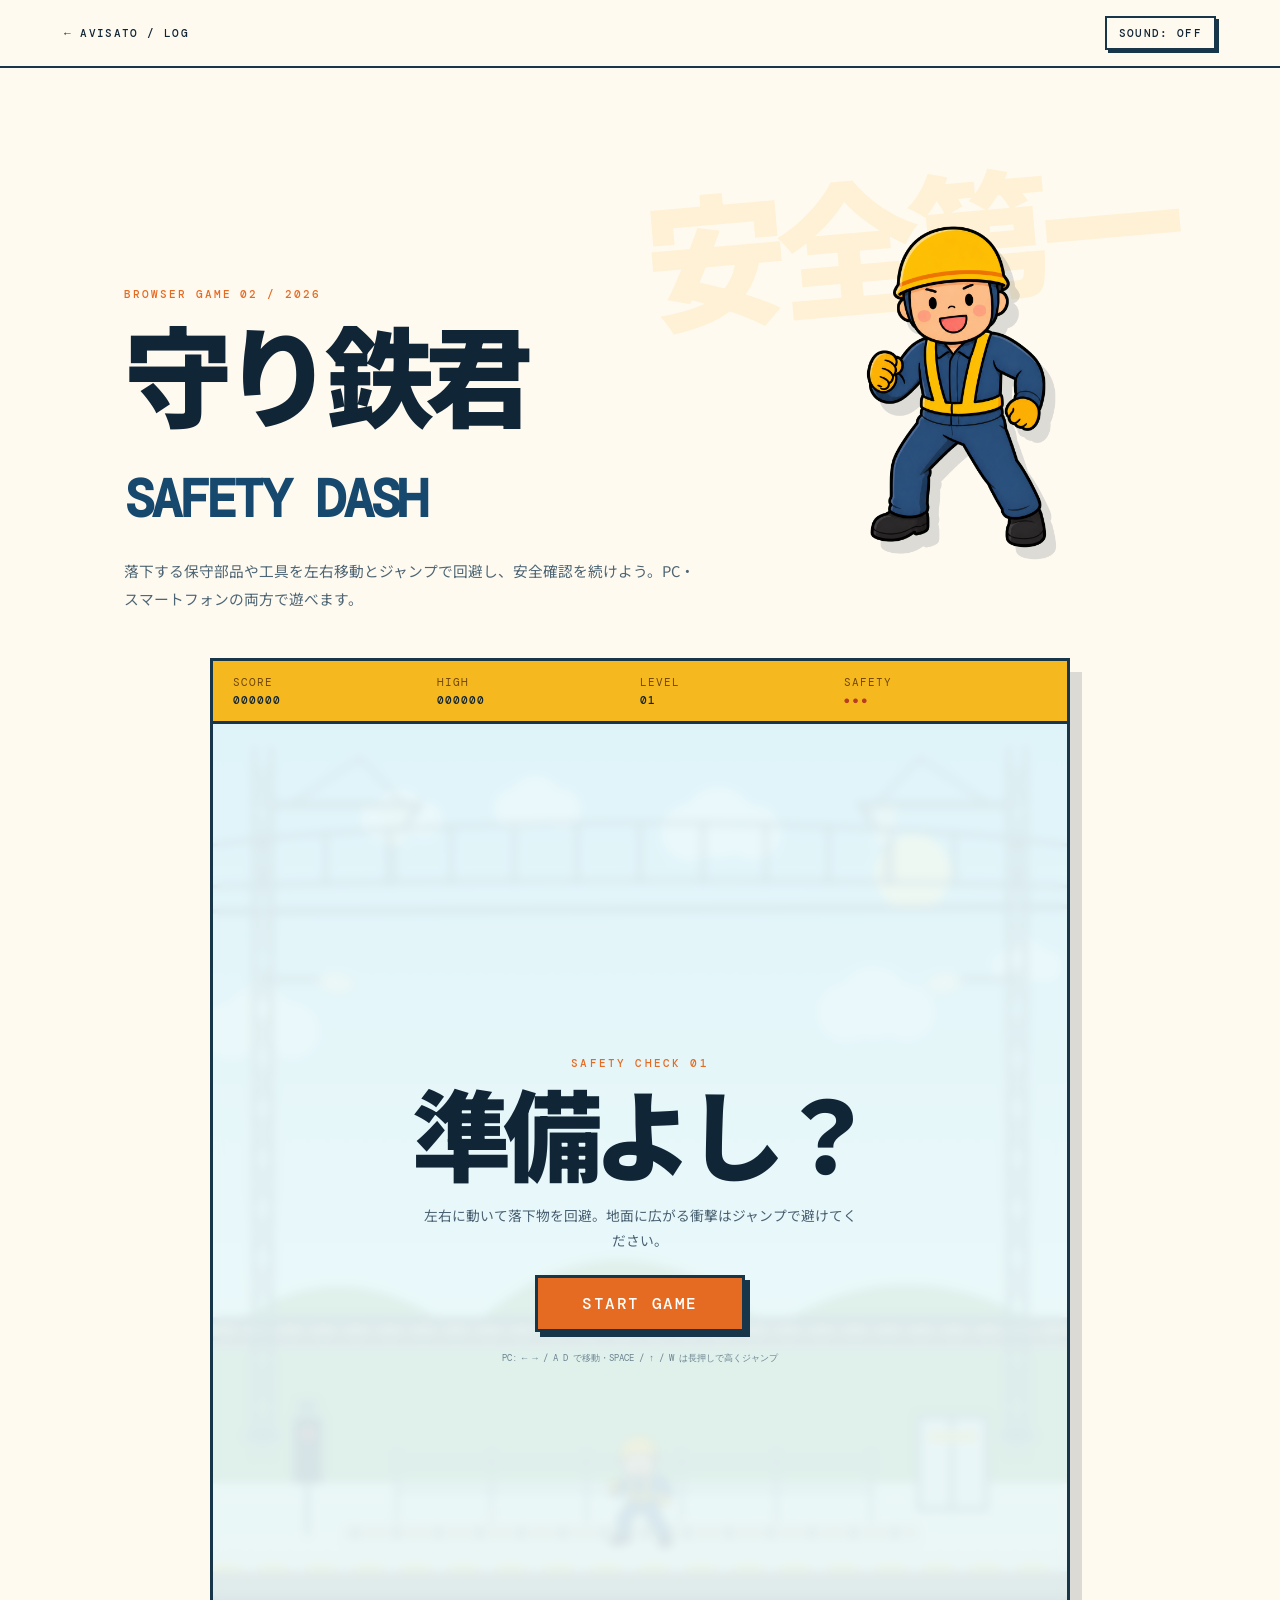
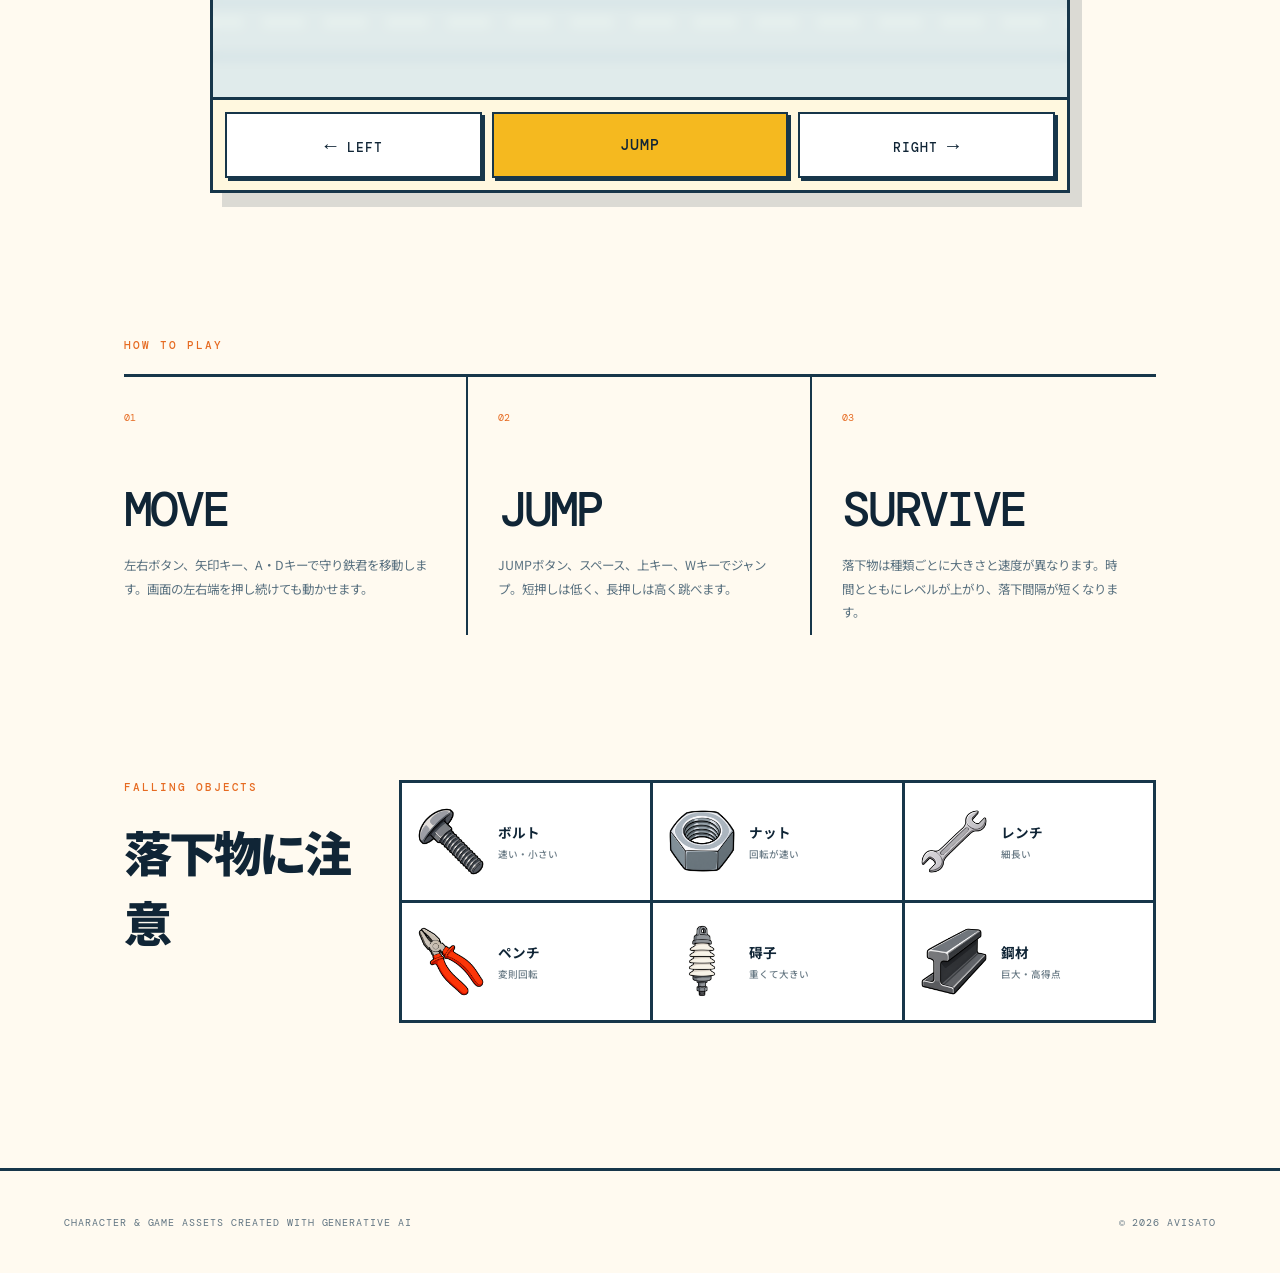
<file: games/moritetsu-dodge/index.html>
<!doctype html>
<html lang="ja">
<head>
  <meta charset="utf-8">
  <meta name="viewport" content="width=device-width, initial-scale=1, viewport-fit=cover">
  <meta name="theme-color" content="#f3b51b">
  <meta name="description" content="守り鉄君を操作して、空から落ちてくる鉄道保守部品や工具を避けるブラウザゲームです。">
  <title>守り鉄君 セーフティ・ダッシュ</title>
  <link rel="preconnect" href="https://fonts.googleapis.com">
  <link rel="preconnect" href="https://fonts.gstatic.com" crossorigin>
  <link href="https://fonts.googleapis.com/css2?family=DM+Mono:wght@400;500&family=Noto+Sans+JP:wght@500;700;900&display=swap" rel="stylesheet">
  <link rel="stylesheet" href="game.css">
  <script src="game.js" defer></script>
</head>
<body>
  <header class="game-header">
    <a href="../../index.html#log" class="back-link" aria-label="活動記録へ戻る">← AVISATO / LOG</a>
    <button class="sound-button" type="button" aria-pressed="false">SOUND: OFF</button>
  </header>

  <main>
    <section class="intro" aria-labelledby="game-title">
      <div>
        <p class="eyebrow">BROWSER GAME 02 / 2026</p>
        <h1 id="game-title">守り鉄君<br><span>SAFETY DASH</span></h1>
        <p class="intro-copy">落下する保守部品や工具を左右移動とジャンプで回避し、安全確認を続けよう。PC・スマートフォンの両方で遊べます。</p>
      </div>
      <img src="assets/moritetsu.png" alt="黄色いヘルメットと反射ベストを着た守り鉄君" class="intro-character">
    </section>

    <section class="game-shell" aria-label="守り鉄君 セーフティ・ダッシュ ゲーム">
      <div class="status-bar" aria-live="polite">
        <p>SCORE <strong id="score">000000</strong></p>
        <p>HIGH <strong id="high-score">000000</strong></p>
        <p>LEVEL <strong id="level">01</strong></p>
        <p>SAFETY <strong id="lives">●●●</strong></p>
      </div>

      <div class="canvas-wrap">
        <canvas id="game-canvas" width="720" height="820" aria-label="落下する工具を避けるゲーム画面"></canvas>
        <div class="touch-hint" aria-hidden="true">
          <span>← HOLD</span><span>JUMP</span><span>HOLD →</span>
        </div>
        <div class="game-overlay" id="game-overlay">
          <p class="overlay-label" id="overlay-label">SAFETY CHECK 01</p>
          <h2 id="overlay-title">準備よし？</h2>
          <p id="overlay-copy">左右に動いて落下物を回避。地面に広がる衝撃はジャンプで避けてください。</p>
          <button id="start-button" type="button">START GAME</button>
          <p class="key-guide">PC: ← → / A D で移動・SPACE / ↑ / W は長押しで高くジャンプ</p>
        </div>
      </div>

      <div class="controls" aria-label="ゲーム操作">
        <button class="move-button" id="move-left" type="button" aria-label="左へ移動"><span>←</span> LEFT</button>
        <button class="jump-button" id="jump" type="button" aria-label="ジャンプ">JUMP</button>
        <button class="move-button" id="move-right" type="button" aria-label="右へ移動">RIGHT <span>→</span></button>
      </div>
    </section>

    <section class="how-to-play">
      <p class="eyebrow">HOW TO PLAY</p>
      <div class="rules">
        <article><span>01</span><h2>MOVE</h2><p>左右ボタン、矢印キー、A・Dキーで守り鉄君を移動します。画面の左右端を押し続けても動かせます。</p></article>
        <article><span>02</span><h2>JUMP</h2><p>JUMPボタン、スペース、上キー、Wキーでジャンプ。短押しは低く、長押しは高く跳べます。</p></article>
        <article><span>03</span><h2>SURVIVE</h2><p>落下物は種類ごとに大きさと速度が異なります。時間とともにレベルが上がり、落下間隔が短くなります。</p></article>
      </div>
    </section>

    <section class="hazard-guide" aria-labelledby="hazard-title">
      <div>
        <p class="eyebrow">FALLING OBJECTS</p>
        <h2 id="hazard-title">落下物に注意</h2>
      </div>
      <div class="hazard-list">
        <figure><img src="assets/bolt.png" alt="ボルト"><figcaption>ボルト<small>速い・小さい</small></figcaption></figure>
        <figure><img src="assets/nut.png" alt="ナット"><figcaption>ナット<small>回転が速い</small></figcaption></figure>
        <figure><img src="assets/wrench.png" alt="レンチ"><figcaption>レンチ<small>細長い</small></figcaption></figure>
        <figure><img src="assets/pliers.png" alt="ペンチ"><figcaption>ペンチ<small>変則回転</small></figcaption></figure>
        <figure><img src="assets/insulator.png" alt="碍子"><figcaption>碍子<small>重くて大きい</small></figcaption></figure>
        <figure><img src="assets/steel.png" alt="鋼材"><figcaption>鋼材<small>巨大・高得点</small></figcaption></figure>
      </div>
    </section>
  </main>

  <footer>
    <p>CHARACTER &amp; GAME ASSETS CREATED WITH GENERATIVE AI</p>
    <p>© 2026 AVISATO</p>
  </footer>
</body>
</html>
</file>
<file: styles.css>
:root {
  --bg: #f1efe8;
  --surface: #faf9f4;
  --ink: #17211c;
  --muted: #667069;
  --line: #c9cdc7;
  --accent: #df4d31;
  --green: #183f31;
  --yellow: #e7b94c;
  --shadow: 0 18px 45px rgba(23, 33, 28, .1);
}

* { box-sizing: border-box; }
html { scroll-behavior: smooth; }
body {
  margin: 0;
  background: var(--bg);
  color: var(--ink);
  font-family: "DM Sans", "Noto Sans JP", sans-serif;
  line-height: 1.75;
}
a { color: inherit; text-decoration: none; }
button { font: inherit; }

.site-header {
  position: sticky;
  top: 0;
  z-index: 10;
  display: grid;
  grid-template-columns: 1fr auto 1fr;
  align-items: center;
  min-height: 76px;
  padding: 0 4vw;
  border-bottom: 1px solid var(--line);
  background: color-mix(in srgb, var(--bg) 90%, transparent);
  backdrop-filter: blur(14px);
}
.brand { display: flex; align-items: center; gap: 12px; font-size: .78rem; font-weight: 700; letter-spacing: .12em; }
.brand-mark { display: grid; place-items: center; width: 34px; height: 34px; border-radius: 50%; background: var(--accent); color: #fff; font: 700 1rem/1 serif; }
nav { display: flex; gap: 34px; }
nav a { font-size: .78rem; font-weight: 600; letter-spacing: .08em; }
nav a:hover { color: var(--accent); }
.theme-button { justify-self: end; width: 38px; height: 38px; border: 1px solid var(--line); border-radius: 50%; background: transparent; color: var(--ink); cursor: pointer; }

main { overflow: hidden; }
.hero {
  display: grid;
  grid-template-columns: 1.1fr .9fr;
  min-height: calc(100vh - 76px);
  padding: 7vw 7vw 5vw;
  border-bottom: 1px solid var(--line);
}
.hero-copy { display: flex; flex-direction: column; justify-content: center; max-width: 760px; }
.eyebrow, .section-number { margin: 0 0 28px; color: var(--muted); font-size: .72rem; font-weight: 700; letter-spacing: .18em; }
h1, h2, h3, p { margin-top: 0; }
h1 { margin-bottom: 34px; font-size: clamp(3.4rem, 7vw, 7.7rem); font-weight: 500; letter-spacing: -.065em; line-height: .98; }
h1 em { color: var(--accent); font-family: "Noto Sans JP", sans-serif; font-style: normal; }
.lead { max-width: 610px; color: var(--muted); font-size: clamp(1rem, 1.5vw, 1.25rem); }
.hero-actions { display: flex; align-items: center; gap: 30px; margin-top: 26px; }
.button { display: inline-flex; align-items: center; justify-content: space-between; min-width: 176px; padding: 13px 18px; border-radius: 2px; font-size: .86rem; font-weight: 600; }
.button-primary { background: var(--ink); color: var(--surface); }
.text-link, .card-link { font-size: .82rem; font-weight: 700; border-bottom: 1px solid currentColor; }

.hero-visual { position: relative; min-height: 570px; }
.orbit { position: absolute; border: 1px solid var(--line); border-radius: 50%; }
.orbit-one { inset: 7% 8% 12% 10%; }
.orbit-two { inset: 18% 20% 4% 0; border-color: var(--accent); transform: rotate(24deg); }
.visual-center { position: absolute; inset: 29% auto auto 34%; display: grid; place-items: center; width: 190px; height: 190px; border-radius: 50%; background: var(--green); color: #fff; box-shadow: var(--shadow); transform: rotate(-7deg); }
.visual-center strong { font-size: 4.2rem; line-height: 1; font-weight: 500; }
.visual-center span { font-size: .65rem; letter-spacing: .26em; }
.visual-note { position: absolute; right: 3%; bottom: 9%; padding-left: 15px; border-left: 2px solid var(--accent); color: var(--muted); font-size: .75rem; line-height: 1.5; letter-spacing: .08em; }

.manifesto, .entry { display: grid; grid-template-columns: .7fr 1.7fr 1fr; gap: 6vw; padding: 9vw 7vw; border-bottom: 1px solid var(--line); }
.manifesto h2, .section-heading h2, .entry h2, .next-grid h2 { font-size: clamp(2rem, 4vw, 4.1rem); letter-spacing: -.05em; line-height: 1.15; }
.manifesto > div > p, .entry-body > p { max-width: 680px; color: var(--muted); font-size: 1rem; }
.facts { margin: 0; }
.facts div { padding: 17px 0; border-top: 1px solid var(--line); }
.facts dt { color: var(--muted); font-size: .68rem; letter-spacing: .12em; text-transform: uppercase; }
.facts dd { margin: 3px 0 0; font-weight: 600; }

.log-section { padding: 9vw 7vw; border-bottom: 1px solid var(--line); }
.section-heading { display: flex; align-items: end; justify-content: space-between; gap: 30px; margin-bottom: 54px; }
.section-heading h2 { margin-bottom: 0; }
.filters { display: flex; gap: 8px; flex-wrap: wrap; }
.filter { padding: 8px 14px; border: 1px solid var(--line); border-radius: 100px; background: transparent; color: var(--muted); font-size: .75rem; cursor: pointer; }
.filter:hover, .filter.is-active { background: var(--ink); color: var(--surface); border-color: var(--ink); }
.log-grid { display: grid; grid-template-columns: repeat(2, 1fr); gap: 22px; }
.log-card { display: grid; grid-template-columns: .9fr 1.1fr; min-height: 330px; background: var(--surface); transition: transform .25s, box-shadow .25s; }
.log-card:hover { transform: translateY(-5px); box-shadow: var(--shadow); }
.log-card.featured { grid-column: 1 / -1; grid-template-columns: 1.1fr .9fr; min-height: 450px; }
.card-art { min-height: 250px; overflow: hidden; }
.art-one { display: flex; align-items: center; justify-content: center; gap: 4%; background: var(--green); }
.art-one span { display: grid; place-items: center; width: 21%; aspect-ratio: 1; border: 1px solid rgba(255,255,255,.55); border-radius: 50%; color: #fff; font-size: clamp(.7rem, 1vw, .95rem); transform: rotate(-8deg); }
.art-one span:nth-child(2) { background: var(--accent); border-color: var(--accent); transform: translateY(-34px) rotate(8deg); }
.art-two { display: flex; flex-direction: column; justify-content: center; gap: 12px; padding: 30px; background: var(--yellow); color: #352d1e; font-family: monospace; }
.code-line:nth-child(2) { padding-left: 25px; }
.art-three { display: flex; flex-direction: column; align-items: center; justify-content: center; gap: 12px; background: #d5d8d1; font-size: .7rem; font-weight: 700; letter-spacing: .2em; }
.art-three i { display: block; width: 1px; height: 35px; background: var(--accent); }
.stamp-card-art { display: grid; grid-template-columns: minmax(150px, .75fr) 1.25fr; align-items: center; gap: clamp(20px, 4vw, 58px); padding: clamp(28px, 5vw, 70px); background: #e8c84d; }
.stamp-card-art img { width: 100%; max-width: 280px; aspect-ratio: 1; object-fit: cover; border: 8px solid rgba(255,255,255,.72); border-radius: 50%; box-shadow: 14px 14px 0 var(--green); }
.stamp-card-art div { display: flex; flex-direction: column; }
.stamp-card-art span, .stamp-card-art small { font-size: .65rem; font-weight: 700; letter-spacing: .18em; }
.stamp-card-art strong { margin: 10px 0; font-family: "Noto Sans JP", sans-serif; font-size: clamp(2.1rem, 5vw, 5.6rem); line-height: 1; letter-spacing: -.08em; }
.game-card-art { position: relative; display: flex; flex-direction: column; align-items: center; justify-content: center; gap: 36px; padding: 45px; background: #08101d; color: #ecf7f1; }
.game-card-art::before { content: ""; position: absolute; inset: 0; opacity: .16; background-image: radial-gradient(#68e6da 1px, transparent 1px); background-size: 22px 22px; }
.game-card-art p { position: relative; display: flex; flex-direction: column; align-items: center; margin: 0; line-height: 1; }
.game-card-art span, .game-card-art small { color: #68e6da; font-size: .62rem; font-weight: 700; letter-spacing: .2em; }
.game-card-art strong { margin: 8px 0 13px; color: #ff6948; font-size: clamp(2rem, 5vw, 5rem); letter-spacing: -.08em; }
.pixel-invader { position: relative; width: 140px; height: 94px; color: #68e6da; filter: drop-shadow(0 0 12px rgba(104,230,218,.38)); }
.pixel-invader i { position: absolute; display: block; background: currentColor; }
.pixel-invader i:nth-child(1) { left: 35px; top: 0; width: 70px; height: 12px; }
.pixel-invader i:nth-child(2) { left: 20px; top: 12px; width: 100px; height: 24px; }
.pixel-invader i:nth-child(3) { left: 5px; top: 36px; width: 130px; height: 30px; }
.pixel-invader i:nth-child(4) { left: 20px; top: 66px; width: 22px; height: 18px; }
.pixel-invader i:nth-child(5) { right: 20px; top: 66px; width: 22px; height: 18px; }
.pixel-invader i:nth-child(6) { left: 35px; top: 42px; width: 14px; height: 14px; background: #08101d; }
.pixel-invader i:nth-child(7) { right: 35px; top: 42px; width: 14px; height: 14px; background: #08101d; }
.play-link { display: inline-flex; align-items: center; justify-content: space-between; align-self: start; min-width: 175px; margin-top: 14px; padding: 12px 15px; background: var(--accent); color: #fff; font-size: .8rem; font-weight: 700; }
.play-link:hover { background: var(--ink); }
.card-content { display: flex; flex-direction: column; padding: clamp(28px, 4vw, 55px); }
.card-meta { display: flex; justify-content: space-between; color: var(--muted); font-size: .68rem; letter-spacing: .1em; }
.card-meta span { color: var(--accent); font-weight: 700; }
.card-content h3 { margin: auto 0 16px; font-size: clamp(1.35rem, 2.2vw, 2.25rem); line-height: 1.35; letter-spacing: -.035em; }
.card-content > p:not(.card-meta) { color: var(--muted); font-size: .87rem; }
.card-link { align-self: start; margin-top: 12px; }
.log-card.is-hidden { display: none; }

.entry { background: var(--green); color: #fff; }
.entry .section-number, .entry-body > p { color: #b8c6bf; }
.entry-label { align-self: start; color: var(--yellow); font-size: .75rem; font-weight: 700; letter-spacing: .16em; writing-mode: vertical-rl; }
.entry-body { grid-column: 2 / -1; max-width: 880px; }

.project-entry { border-bottom: 1px solid var(--line); background: var(--surface); }
.project-hero { display: grid; grid-template-columns: .8fr 1.2fr; gap: 6vw; align-items: center; padding: 9vw 7vw 6vw; }
.project-intro h2 { margin-bottom: 30px; font-size: clamp(2.6rem, 5.5vw, 6rem); letter-spacing: -.065em; line-height: 1.04; }
.project-kicker { display: inline-block; margin-bottom: 24px; padding: 5px 9px; background: var(--yellow); color: #292313; font-size: .65rem; font-weight: 700; letter-spacing: .15em; }
.project-lead { max-width: 610px; color: var(--muted); font-size: clamp(1rem, 1.45vw, 1.2rem); }
.project-main-visual, .wide-figure { margin: 0; }
.project-main-visual { transform: rotate(1.5deg); }
.project-main-visual img, .wide-figure img { display: block; width: 100%; height: auto; }
.project-main-visual img { box-shadow: var(--shadow); }
.project-main-visual figcaption, .wide-figure figcaption { margin-top: 12px; color: var(--muted); font-size: .65rem; letter-spacing: .12em; }
.project-stats { display: grid; grid-template-columns: repeat(3, 1fr); margin: 0 7vw; border-top: 1px solid var(--line); border-bottom: 1px solid var(--line); }
.project-stats div { display: flex; flex-direction: column; align-items: center; padding: 34px 15px; border-right: 1px solid var(--line); }
.project-stats div:last-child { border-right: 0; }
.project-stats strong { font-size: clamp(2rem, 4vw, 4rem); font-weight: 500; line-height: 1; }
.project-stats span { margin-top: 8px; color: var(--muted); font-size: .6rem; letter-spacing: .15em; text-align: center; }
.article-layout { display: grid; grid-template-columns: .55fr 1.45fr; gap: 8vw; padding: 8vw 7vw 10vw; }
.article-index { align-self: start; position: sticky; top: 110px; }
.article-index > span { color: var(--accent); font-size: .65rem; font-weight: 700; letter-spacing: .18em; }
.article-index ol { margin: 18px 0 0; padding: 0; list-style: none; counter-reset: article-index; }
.article-index li { counter-increment: article-index; padding: 12px 0; border-top: 1px solid var(--line); color: var(--muted); font-size: .78rem; }
.article-index li::before { content: "0" counter(article-index); margin-right: 14px; color: var(--accent); font-size: .62rem; }
.article-index a:hover { color: var(--accent); }
.article-body { min-width: 0; max-width: 920px; }
.article-body section { padding: 0 0 7vw; scroll-margin-top: 100px; }
.article-step { margin-bottom: 20px; color: var(--accent); font-size: .67rem; font-weight: 700; letter-spacing: .17em; }
.article-body h3 { margin-bottom: 27px; font-size: clamp(1.8rem, 3.4vw, 3.5rem); line-height: 1.25; letter-spacing: -.045em; }
.article-body section > p:not(.article-step) { color: var(--muted); font-size: 1rem; }
.article-body section > p strong { color: var(--ink); }
.article-body blockquote { margin: 38px 0; padding: 28px 32px; border-left: 4px solid var(--yellow); background: var(--bg); font-size: clamp(1.05rem, 1.8vw, 1.35rem); font-weight: 600; line-height: 1.8; }
.wide-figure { margin-bottom: 8vw; }
.wide-figure img { border: 1px solid var(--line); }
.spec-grid { display: grid; grid-template-columns: repeat(3, 1fr); margin-top: 40px; border: 1px solid var(--line); }
.spec-grid div { padding: 24px; border-right: 1px solid var(--line); }
.spec-grid div:last-child { border-right: 0; }
.spec-grid span { color: var(--accent); font-size: .62rem; font-weight: 700; letter-spacing: .15em; }
.spec-grid strong { display: block; margin: 12px 0 8px; font-size: 1.05rem; }
.spec-grid p { margin: 0; color: var(--muted); font-size: .75rem; line-height: 1.5; }
.lesson-note { display: grid; grid-template-columns: auto 1fr; gap: 24px; align-items: start; margin-top: 40px; padding: 30px; background: var(--green); color: #fff; }
.lesson-note span { color: var(--yellow); font-size: .65rem; font-weight: 700; letter-spacing: .15em; }
.lesson-note p { margin: 0; color: #d6e0da; font-size: .9rem; }
.conclusion { margin-top: 1vw; padding: clamp(34px, 5vw, 70px) !important; background: var(--yellow); color: #292313; }
.conclusion .article-step, .conclusion > p:not(.article-step) { color: #5d512d !important; }

.next-section { padding: 9vw 7vw; }
.next-grid { display: grid; grid-template-columns: 1fr 1.5fr; gap: 8vw; }
.next-grid ol { margin: 0; padding: 0; list-style: none; }
.next-grid li { display: grid; grid-template-columns: 50px 1fr auto; align-items: center; gap: 20px; padding: 24px 0; border-top: 1px solid var(--line); }
.next-grid li > span { color: var(--accent); font-size: .72rem; }
.next-grid li p { margin: 0; font-weight: 600; }
.next-grid small { color: var(--muted); font-size: .62rem; letter-spacing: .14em; }

footer { display: flex; align-items: end; justify-content: space-between; gap: 30px; padding: 5vw 7vw; background: #121914; color: #f7f4eb; }
footer > div { display: flex; align-items: center; gap: 16px; }
footer p { margin: 0; color: #9eaaa2; font-size: .7rem; letter-spacing: .08em; line-height: 1.5; }
footer a { font-size: .68rem; letter-spacing: .12em; }

body.dark { --bg: #18201b; --surface: #222c25; --ink: #f2efe5; --muted: #abb5ae; --line: #3d4941; --green: #df4d31; --accent: #e8bd55; --shadow: 0 18px 45px rgba(0,0,0,.28); }
body.dark .entry { background: #111712; }
body.dark .art-one { background: #101612; }
body.dark footer { background: #0b0f0c; }
body.dark .stamp-card-art, body.dark .conclusion { background: #d8a934; }

@media (max-width: 850px) {
  .site-header { grid-template-columns: 1fr auto; }
  nav { display: none; }
  .hero { grid-template-columns: 1fr; padding-top: 16vw; }
  .hero-visual { min-height: 390px; }
  .manifesto, .entry { grid-template-columns: 1fr; }
  .facts, .entry-body { grid-column: 1; }
  .entry-label { writing-mode: initial; }
  .log-grid { grid-template-columns: 1fr; }
  .log-card, .log-card.featured { grid-column: auto; grid-template-columns: 1fr; }
  .section-heading, footer { align-items: flex-start; flex-direction: column; }
  .next-grid { grid-template-columns: 1fr; }
  .project-hero, .article-layout { grid-template-columns: 1fr; }
  .article-index { position: static; }
  .spec-grid { grid-template-columns: 1fr; }
  .spec-grid div { border-right: 0; border-bottom: 1px solid var(--line); }
  .spec-grid div:last-child { border-bottom: 0; }
}

@media (max-width: 520px) {
  .site-header { min-height: 64px; padding: 0 20px; }
  .hero, .manifesto, .log-section, .entry, .next-section { padding-left: 22px; padding-right: 22px; }
  h1 { font-size: 3.15rem; }
  .hero-actions { align-items: flex-start; flex-direction: column; }
  .hero-visual { min-height: 320px; }
  .visual-center { inset: 24% auto auto 23%; width: 150px; height: 150px; }
  .visual-center strong { font-size: 3.2rem; }
  .log-card.featured { min-height: 0; }
  .stamp-card-art { grid-template-columns: 1fr; }
  .stamp-card-art img { max-width: 190px; }
  .project-stats { grid-template-columns: 1fr; }
  .project-stats div { border-right: 0; border-bottom: 1px solid var(--line); }
  .project-stats div:last-child { border-bottom: 0; }
  .lesson-note { grid-template-columns: 1fr; }
  .next-grid li { grid-template-columns: 35px 1fr; }
  .next-grid small { display: none; }
  footer { padding: 52px 22px; }
}

@media (prefers-reduced-motion: reduce) {
  html { scroll-behavior: auto; }
  *, *::before, *::after { transition-duration: .01ms !important; }
}
</file>
<file: app/styles.css>
:root {
  color-scheme: light;
  --navy: #123c69;
  --blue: #1f6aa5;
  --paper: #f7f5ef;
  --ink: #1c2833;
  --muted: #5d6d7e;
  --line: #d7dde3;
  --correct: #16794b;
  --wrong: #b23a32;
}

* { box-sizing: border-box; }
[hidden] { display: none !important; }

body {
  margin: 0;
  font-family: -apple-system, BlinkMacSystemFont, "Hiragino Sans", "Yu Gothic", sans-serif;
  color: var(--ink);
  background: linear-gradient(180deg, #e9f1f7 0, var(--paper) 260px);
}

.site-header, main, footer { width: min(920px, calc(100% - 32px)); margin-inline: auto; }

.site-header {
  display: flex;
  justify-content: space-between;
  gap: 24px;
  padding: 34px 0 24px;
}

h1, h2, p { margin-top: 0; }
h1 { margin-bottom: 6px; font-size: clamp(1.7rem, 5vw, 2.5rem); color: var(--navy); }
.eyebrow { margin-bottom: 5px; color: var(--blue); font-weight: 700; letter-spacing: .12em; }
.score { min-width: 110px; align-self: center; padding: 12px 16px; border-left: 4px solid var(--blue); background: #fff; }
.score span, .score strong { display: block; }
.score span { color: var(--muted); font-size: .9rem; }
.view-nav { display: flex; gap: 8px; margin-bottom: 14px; padding: 5px; border: 1px solid rgba(18,60,105,.12); border-radius: 12px; background: rgba(255,255,255,.72); }
.view-button { flex: 1; padding: 11px 16px; border: 0; border-radius: 8px; color: var(--muted); background: transparent; font: inherit; font-weight: 700; cursor: pointer; }
.view-button.active { color: #fff; background: var(--navy); box-shadow: 0 5px 14px rgba(18,60,105,.18); }

.question-card, .result-panel {
  padding: clamp(20px, 5vw, 38px);
  border: 1px solid var(--line);
  border-radius: 18px;
  background: rgba(255,255,255,.96);
  box-shadow: 0 12px 34px rgba(18,60,105,.1);
}

.exam-nav { display: grid; grid-template-columns: repeat(3, 1fr); gap: 10px; margin-bottom: 14px; }
.exam-tab { padding: 13px 10px; border: 1px solid var(--line); border-radius: 10px; background: #fff; color: var(--muted); font: inherit; font-weight: 700; }
.exam-tab.active { border-color: var(--navy); color: #fff; background: var(--navy); }
.exam-tab:disabled { opacity: .58; }
.exam-tab small { display: block; margin-top: 2px; font-size: .7rem; }
.mode-panel { display: grid; grid-template-columns: auto minmax(320px, 1fr); align-items: center; gap: 14px 24px; margin-bottom: 14px; padding: 18px 22px; border: 1px solid var(--line); border-radius: 14px; background: rgba(255,255,255,.92); }
.mode-panel h2, .mode-panel p { margin-bottom: 0; }
.mode-buttons { display: grid; grid-template-columns: repeat(2, minmax(0, 1fr)); gap: 10px; }
.mode-button { padding: 13px 15px; border: 2px solid var(--line); border-radius: 12px; color: var(--ink); background: #fff; font: inherit; text-align: left; cursor: pointer; }
.mode-button strong, .mode-button span { display: block; }
.mode-button span { margin-top: 3px; color: var(--muted); font-size: .78rem; }
.mode-button.active { border-color: var(--blue); background: #edf6fc; }
.mode-button.active strong { color: var(--navy); }
.mode-description { grid-column: 1 / -1; padding-top: 10px; border-top: 1px solid var(--line); color: var(--muted); font-size: .88rem; }
.year-panel { display: flex; align-items: center; gap: 20px; margin-bottom: 20px; padding: 18px 22px; border: 1px solid var(--line); border-radius: 14px; background: rgba(255,255,255,.92); }
.year-panel h2, .year-panel p { margin-bottom: 0; }
.year-buttons { display: flex; flex-wrap: wrap; gap: 8px; margin-left: auto; }
.year-button { padding: 9px 14px; border: 1px solid var(--line); border-radius: 999px; background: #fff; color: var(--navy); font: inherit; font-weight: 700; cursor: pointer; }
.year-button.active { border-color: var(--blue); color: #fff; background: var(--blue); }
.old-system-note { width: 100%; color: var(--muted); font-size: .78rem; text-align: right; }
.review-notice { margin: 12px 0; padding: 10px 12px; border-left: 4px solid #d28b20; background: #fff8e8; color: #654b14; font-size: .88rem; }
.source-context { margin: 16px 0; border: 1px solid #b9d7df; border-radius: 12px; background: #f3fafb; }
.source-context summary { padding: 13px 16px; color: var(--navy); font-weight: 800; cursor: pointer; }
.source-context-list { display: grid; gap: 10px; padding: 0 16px 12px; }
.source-context-list article { padding: 12px; border: 1px solid #d6e8ec; border-radius: 9px; background: #fff; }
.source-context-list h3 { margin: 0 0 8px; font-size: .92rem; }
.source-candidate + .source-candidate { margin-top: 9px; }
.source-candidate strong { color: #175f6a; font-size: .82rem; }
.source-candidate p, .source-context-list article > p { margin: 4px 0 0; color: var(--muted); font-size: .82rem; line-height: 1.65; }
.source-context-note { margin: 0; padding: 10px 16px 14px; color: #6d5a25; font-size: .75rem; }
.study-guide { margin: 16px 0; border: 1px solid #d9c893; border-radius: 12px; background: #fffbef; }
.study-guide summary { padding: 13px 16px; color: #694d11; font-weight: 800; cursor: pointer; }
.study-guide article { margin: 0 16px 12px; padding: 12px; border-radius: 9px; background: #fff; }
.study-guide h3 { margin: 0 0 8px; font-size: .92rem; }
.study-guide ol { margin: 0; padding-left: 22px; color: var(--muted); font-size: .84rem; line-height: 1.7; }
.formula-list { display: flex; flex-wrap: wrap; gap: 6px; margin-top: 10px; }
.formula-list code { padding: 5px 8px; border-radius: 6px; color: var(--navy); background: #edf3f8; }
.study-guide > details > p { margin: 0; padding: 0 16px 14px; color: #6d5a25; font-size: .75rem; }

.result-panel { margin-top: 20px; }
.question-meta { display: flex; gap: 10px; margin-bottom: 14px; }
.question-meta span { padding: 5px 10px; border-radius: 999px; background: #e6f0f8; color: var(--navy); font-weight: 700; }
.review-toggle { margin-left: auto; padding: 6px 11px; border: 1px solid #d28b20; border-radius: 999px; color: #79530e; background: #fff8e8; font: inherit; font-size: .78rem; font-weight: 700; cursor: pointer; }
.review-toggle.active { color: #fff; background: #d28b20; }
.instruction { color: var(--muted); }
.question-diagram { margin: 20px 0; padding: 18px; overflow-x: auto; border: 1px solid var(--line); border-radius: 12px; background: #fbfcfd; text-align: center; }
.question-diagram svg { display: block; width: min(100%, 620px); height: auto; margin-inline: auto; }
.question-diagram img { display: block; width: min(100%, 760px); height: auto; margin-inline: auto; }
.source-page-figure + .source-page-figure { margin-top: 18px; }
.diagram-caption { margin: 10px 0 0; color: var(--muted); font-size: .88rem; }
.statement { padding: 18px 0; border-top: 1px solid var(--line); }
.statement-text { line-height: 1.8; }
.choices { display: flex; gap: 10px; }
.choices label { cursor: pointer; }
.choices input { position: absolute; opacity: 0; }
.choices span { display: inline-block; min-width: 60px; padding: 9px 15px; border: 2px solid var(--line); border-radius: 10px; text-align: center; font-weight: 700; }
.choices input:checked + span { border-color: var(--blue); color: var(--blue); background: #edf6fc; }
.word-choices { display: grid; grid-template-columns: repeat(2, minmax(0, 1fr)); }
.word-choices label { display: flex; }
.word-choices span { width: 100%; min-width: 0; text-align: left; }
.word-choices b { display: inline-block; margin-right: .7em; color: var(--navy); }
.text-choices { display: block; }
.text-answer { display: grid; grid-template-columns: auto minmax(0, 1fr); align-items: center; gap: 10px; }
.text-answer span { min-width: auto; border: 0; padding: 0; color: var(--navy); text-align: left; }
.text-answer input { position: static; width: 100%; padding: 11px 12px; opacity: 1; border: 2px solid var(--line); border-radius: 9px; color: var(--ink); background: #fff; font: inherit; }
.text-answer input:focus { border-color: var(--blue); outline: 2px solid rgba(31,106,165,.16); }
.primary { width: 100%; margin-top: 18px; padding: 14px 20px; border: 0; border-radius: 10px; color: #fff; background: var(--navy); font: inherit; font-weight: 700; cursor: pointer; }
.primary:hover { background: var(--blue); }
.exam-actions { display: grid; grid-template-columns: 1fr 2fr; gap: 10px; margin-top: 18px; }
.exam-actions .primary { margin-top: 0; }
.secondary, .finish-button { padding: 14px 20px; border-radius: 10px; font: inherit; font-weight: 700; cursor: pointer; }
.secondary { border: 2px solid var(--navy); color: var(--navy); background: #fff; }
.secondary:disabled { cursor: default; opacity: .4; }
.finish-button { grid-column: 1 / -1; border: 0; color: #fff; background: var(--correct); }
.exam-palette { display: grid; grid-template-columns: repeat(10, 1fr); gap: 6px; margin-top: 18px; padding: 14px; border: 1px solid var(--line); border-radius: 12px; background: #f6f8fa; }
.palette-button { position: relative; aspect-ratio: 1; border: 1px solid var(--line); border-radius: 7px; color: var(--muted); background: #fff; font: inherit; font-size: .74rem; font-weight: 700; cursor: pointer; }
.palette-button.answered { border-color: var(--correct); color: #fff; background: var(--correct); }
.palette-button.partial { border-color: var(--blue); color: var(--blue); background: #edf6fc; }
.palette-button.current { outline: 3px solid rgba(31,106,165,.25); border-color: var(--blue); }
.palette-button.flagged::after { position: absolute; top: 2px; right: 2px; width: 6px; height: 6px; border-radius: 50%; background: #d28b20; content: ""; }
.target-result { padding: 14px 16px; border-radius: 10px; font-size: 1.05rem; font-weight: 700; }
.target-result.reached { color: #0f5e3a; background: #e4f5ec; }
.target-result.not-reached { color: #8a2d27; background: #fbe9e7; }
.target-note { color: var(--muted); font-size: .82rem; }
.exam-review { margin: 12px 0; border: 1px solid var(--line); border-radius: 10px; background: #fff; }
.exam-review summary { padding: 14px 16px; color: var(--navy); font-weight: 700; cursor: pointer; }
.exam-review .explanation { margin: 0 14px 14px; }
.form-message { min-height: 1.4em; margin: 10px 0 0; color: var(--wrong); }
.result-heading { display: flex; align-items: baseline; justify-content: space-between; gap: 12px; }
.explanation { margin: 14px 0; padding: 16px; border-left: 5px solid var(--line); background: #f8fafb; }
.explanation.correct { border-color: var(--correct); }
.explanation.wrong { border-color: var(--wrong); }
.explanation h3 { margin: 0 0 8px; }
.verification-badge { display: inline-flex; align-items: center; margin-left: 8px; padding: 3px 8px; border-radius: 999px; font-size: .72rem; font-weight: 800; vertical-align: middle; }
.verification-badge.text-verified { color: #135d4c; background: #dff4ed; border: 1px solid #9fd6c8; }
.verification-badge.solution-verified { color: #724616; background: #fff1d6; border: 1px solid #e7c887; }
.detail-block { margin-top: 12px; padding: 12px 14px; border: 1px solid var(--line); border-radius: 8px; background: #fff; }
.detail-block > strong { color: var(--navy); }
.detail-block p { margin: 6px 0 0; line-height: 1.75; }
.detail-block ol { margin: 8px 0 0; padding-left: 1.4em; }
.detail-block li { margin: 5px 0; line-height: 1.7; }
.error-point { border-left: 4px solid #d28b20; }
.derivation-block { border-left: 4px solid var(--blue); }
.term-block dl { margin: 8px 0 0; }
.term-block dl div { display: grid; grid-template-columns: minmax(6em, 9em) 1fr; gap: 10px; padding: 7px 0; border-top: 1px solid var(--line); }
.term-block dt { font-weight: 700; color: var(--navy); }
.term-block dd { margin: 0; line-height: 1.65; }
.legal-basis { margin-top: 12px; padding: 12px 14px; border-radius: 8px; background: #eef3f7; }
.legal-basis strong { color: var(--navy); }
.legal-basis p { margin: 6px 0 0; line-height: 1.7; }
.statute-label { display: block; margin-bottom: 4px; color: var(--muted); font-size: .8rem; font-weight: 700; letter-spacing: .08em; }
.source-box { margin-top: 20px; padding: 16px; border-radius: 10px; background: #edf2f5; }
.source-box p { margin: 6px 0 0; line-height: 1.7; }
footer { padding: 26px 0 40px; color: var(--muted); font-size: .82rem; }

.analysis-view { display: grid; gap: 18px; }
.analysis-hero { display: flex; align-items: end; justify-content: space-between; gap: 28px; padding: clamp(24px, 5vw, 42px); overflow: hidden; border-radius: 20px; color: #fff; background: radial-gradient(circle at 88% 10%, rgba(76,169,184,.48), transparent 33%), linear-gradient(135deg, #102f50, #174f78 62%, #1b6d83); box-shadow: 0 18px 42px rgba(18,60,105,.2); }
.analysis-hero h2 { margin-bottom: 10px; font-size: clamp(1.8rem, 4vw, 2.7rem); }
.analysis-hero p { max-width: 590px; margin-bottom: 0; color: rgba(255,255,255,.8); line-height: 1.7; }
.analysis-hero .eyebrow { color: #8fd6dd; }
.analysis-subjects { display: flex; flex-shrink: 0; gap: 6px; padding: 5px; border: 1px solid rgba(255,255,255,.2); border-radius: 999px; background: rgba(255,255,255,.08); backdrop-filter: blur(8px); }
.analysis-subject { padding: 10px 16px; border: 0; border-radius: 999px; color: rgba(255,255,255,.7); background: transparent; font: inherit; font-weight: 700; cursor: pointer; white-space: nowrap; }
.analysis-subject.active { color: var(--navy); background: #fff; }
.analysis-metrics { display: grid; grid-template-columns: repeat(3, 1fr); gap: 12px; }
.analysis-metrics article { position: relative; padding: 18px 20px; overflow: hidden; border: 1px solid var(--line); border-radius: 14px; background: rgba(255,255,255,.94); box-shadow: 0 8px 22px rgba(18,60,105,.07); }
.analysis-metrics article::after { position: absolute; right: -18px; bottom: -26px; width: 80px; height: 80px; border-radius: 50%; background: rgba(31,106,165,.08); content: ""; }
.analysis-metrics span, .analysis-metrics small { display: block; color: var(--muted); font-size: .78rem; }
.analysis-metrics strong { display: block; margin: 5px 0 2px; color: var(--navy); font-size: clamp(1.3rem, 3vw, 2rem); }
.quality-metrics { display: grid; grid-template-columns: repeat(4, 1fr); gap: 12px; }
.quality-metrics article { padding: 16px; border: 1px solid var(--line); border-radius: 14px; background: #fff; }
.quality-metrics span { color: var(--muted); font-size: .75rem; font-weight: 700; }
.quality-metrics strong { display: block; margin: 5px 0 9px; color: var(--navy); font-size: 1.35rem; }
.quality-metrics strong small { color: var(--muted); font-size: .72rem; }
.quality-metrics article > div { height: 6px; overflow: hidden; border-radius: 999px; background: #e7eef3; }
.quality-metrics i { display: block; height: 100%; border-radius: inherit; background: linear-gradient(90deg, #1f6aa5, #35a0a9); }
.quality-metrics p { margin: 8px 0 0; color: var(--muted); font-size: .72rem; }
.analysis-grid { display: grid; grid-template-columns: minmax(0, 1.12fr) minmax(0, .88fr); gap: 18px; }
.chart-card { padding: clamp(20px, 4vw, 30px); border: 1px solid var(--line); border-radius: 18px; background: rgba(255,255,255,.96); box-shadow: 0 10px 28px rgba(18,60,105,.08); }
.chart-heading { display: flex; align-items: end; justify-content: space-between; gap: 20px; margin-bottom: 22px; }
.chart-heading h3 { margin: 0; color: var(--navy); font-size: 1.25rem; }
.chart-heading > p { margin: 0; color: var(--muted); font-size: .8rem; }
.chart-kicker { margin-bottom: 3px; color: var(--blue); font-size: .7rem; font-weight: 800; letter-spacing: .16em; }
.donut-layout { display: grid; grid-template-columns: minmax(190px, 240px) 1fr; align-items: center; gap: 28px; }
.distribution-donut { display: grid; width: 100%; aspect-ratio: 1; place-items: center; border-radius: 50%; box-shadow: inset 0 0 0 1px rgba(18,60,105,.08), 0 15px 30px rgba(18,60,105,.12); }
.distribution-donut > div { display: grid; width: 58%; aspect-ratio: 1; place-content: center; border-radius: 50%; background: #fff; text-align: center; box-shadow: 0 5px 18px rgba(18,60,105,.12); }
.distribution-donut strong { color: var(--navy); font-size: clamp(2rem, 5vw, 3rem); line-height: 1; }
.distribution-donut span { margin-top: 5px; color: var(--muted); font-size: .63rem; font-weight: 800; letter-spacing: .14em; }
.distribution-legend { display: grid; gap: 8px; }
.distribution-legend > div { display: grid; grid-template-columns: 10px 1fr auto 36px; align-items: center; gap: 8px; padding-bottom: 7px; border-bottom: 1px solid #edf0f2; font-size: .82rem; }
.distribution-legend i { width: 9px; height: 9px; border-radius: 50%; }
.distribution-legend strong { color: var(--navy); }
.distribution-legend small { color: var(--muted); text-align: right; }
.category-ranking { display: grid; gap: 14px; }
.ranking-row { display: grid; grid-template-columns: 30px 1fr auto; align-items: center; gap: 10px; }
.rank-number { color: #9ba8b3; font-size: .75rem; font-weight: 800; }
.ranking-row > div > strong { display: block; margin-bottom: 5px; font-size: .85rem; }
.ranking-row > div > span { display: block; height: 6px; overflow: hidden; border-radius: 999px; background: #edf0f2; }
.ranking-row > div i { display: block; height: 100%; border-radius: inherit; }
.ranking-row > b { min-width: 42px; color: var(--navy); font-size: 1.15rem; text-align: right; }
.ranking-row > b small { margin-left: 2px; color: var(--muted); font-size: .62rem; }
.yearly-distribution { display: grid; gap: 18px; }
.year-row { display: grid; grid-template-columns: 54px 1fr; align-items: center; gap: 5px 14px; }
.year-row > strong { grid-row: 1 / 3; color: var(--navy); font-size: 1.05rem; }
.stacked-bar { display: flex; height: 24px; overflow: hidden; border-radius: 6px; background: #edf0f2; box-shadow: inset 0 0 0 1px rgba(18,60,105,.07); }
.stacked-bar span { min-width: 0; transition: width .35s ease; }
.year-row > small { overflow: hidden; color: var(--muted); font-size: .67rem; line-height: 1.5; white-space: nowrap; text-overflow: ellipsis; }
.year-row > small i { display: inline-block; width: 6px; height: 6px; margin-right: 3px; border-radius: 50%; }
.analysis-note { margin: 0; padding: 12px 15px; border-left: 4px solid var(--blue); color: var(--muted); background: rgba(255,255,255,.72); font-size: .78rem; line-height: 1.7; }
.catalog-view { display: grid; gap: 16px; }
.catalog-header { display: flex; align-items: end; justify-content: space-between; gap: 24px; padding: 28px 32px; border-radius: 18px; color: #fff; background: linear-gradient(135deg, #123c69, #1f6aa5); box-shadow: 0 14px 34px rgba(18,60,105,.18); }
.catalog-header h2 { margin-bottom: 6px; font-size: 2rem; }
.catalog-header p { margin-bottom: 0; color: rgba(255,255,255,.78); }
.catalog-header .eyebrow { color: #9edbe2; }
.catalog-header > strong { font-size: 2rem; white-space: nowrap; }
.catalog-filters { display: grid; grid-template-columns: repeat(3, 1fr) auto; gap: 10px; padding: 16px; border: 1px solid var(--line); border-radius: 14px; background: rgba(255,255,255,.94); }
.catalog-filters label { color: var(--muted); font-size: .72rem; font-weight: 700; }
.catalog-filters select { display: block; width: 100%; margin-top: 5px; padding: 10px; border: 1px solid var(--line); border-radius: 8px; color: var(--ink); background: #fff; font: inherit; }
.review-filter { display: flex; align-items: end; gap: 7px; padding: 0 4px 10px; white-space: nowrap; }
.catalog-list { display: grid; grid-template-columns: repeat(2, minmax(0, 1fr)); gap: 12px; }
.catalog-item { display: flex; flex-direction: column; padding: 18px; border: 1px solid var(--line); border-radius: 14px; background: rgba(255,255,255,.96); box-shadow: 0 7px 20px rgba(18,60,105,.06); }
.catalog-item-meta { display: flex; flex-wrap: wrap; gap: 6px; }
.catalog-item-meta span, .catalog-item-meta b { padding: 4px 7px; border-radius: 999px; color: var(--navy); background: #e6f0f8; font-size: .68rem; }
.catalog-item-meta b { color: #79530e; background: #fff0ca; }
.source-status { padding: 4px 7px; border-radius: 999px; font-size: .66rem; font-style: normal; font-weight: 700; }
.source-status.candidate-linked { color: #0f5e3a; background: #e4f5ec; }
.source-status.article-identified { color: #174f78; background: #dff0f7; }
.source-status.text-verified { color: #fff; background: #0d766e; box-shadow: 0 2px 8px rgba(13,118,110,.2); }
.source-status.solution-verified { color: #fff; background: #79530e; box-shadow: 0 2px 8px rgba(121,83,14,.2); }
.source-status.source-needed { color: #8a2d27; background: #fbe9e7; }
.catalog-item h3 { display: -webkit-box; margin: 13px 0 16px; overflow: hidden; font-size: .92rem; line-height: 1.7; -webkit-box-orient: vertical; -webkit-line-clamp: 3; }
.catalog-item button { margin-top: auto; padding: 10px; border: 1px solid var(--blue); border-radius: 8px; color: var(--blue); background: #fff; font: inherit; font-weight: 700; cursor: pointer; }
.catalog-empty { grid-column: 1 / -1; padding: 40px; border: 1px dashed var(--line); border-radius: 14px; color: var(--muted); background: #fff; text-align: center; }

@media (max-width: 600px) {
  .site-header { display: block; padding-top: 22px; }
  .score { margin-top: 18px; }
  .question-card, .result-panel { border-radius: 12px; }
  .word-choices { grid-template-columns: 1fr; }
  .term-block dl div { grid-template-columns: 1fr; gap: 2px; }
  .exam-nav { grid-template-columns: 1fr; }
  .mode-panel { display: block; }
  .mode-buttons { margin-top: 14px; grid-template-columns: 1fr; }
  .mode-description { margin-top: 12px; }
  .year-panel { display: block; }
  .year-buttons { margin: 14px 0 10px; }
  .old-system-note { text-align: left; }
  .analysis-hero { display: block; }
  .analysis-subjects { width: fit-content; margin-top: 20px; }
  .analysis-metrics { grid-template-columns: 1fr; }
  .quality-metrics { grid-template-columns: 1fr 1fr; }
  .analysis-grid { grid-template-columns: 1fr; }
  .donut-layout { grid-template-columns: 1fr; }
  .distribution-donut { width: min(240px, 85%); margin-inline: auto; }
  .year-row { grid-template-columns: 44px 1fr; }
  .question-meta { flex-wrap: wrap; }
  .review-toggle { margin-left: 0; }
  .exam-palette { grid-template-columns: repeat(6, 1fr); }
  .catalog-header { display: block; padding: 24px; }
  .catalog-header > strong { display: block; margin-top: 15px; }
  .catalog-filters { grid-template-columns: 1fr; }
  .review-filter { align-items: center; padding: 5px; }
  .catalog-list { grid-template-columns: 1fr; }
}
</file>
<file: games/invader/game.css>
:root {
  --space: #070b13;
  --panel: #0d1421;
  --line: #29364b;
  --white: #eff6ef;
  --cyan: #68e6da;
  --orange: #ff6948;
  --yellow: #ffd35a;
}

* { box-sizing: border-box; }
html { background: var(--space); scroll-behavior: smooth; }
body { margin: 0; background: var(--space); color: var(--white); font-family: "DM Mono", monospace; }
button, a { color: inherit; font: inherit; }
a { text-decoration: none; }
button { touch-action: manipulation; }

.game-header { display: flex; align-items: center; justify-content: space-between; min-height: 68px; padding: 0 clamp(20px, 5vw, 72px); border-bottom: 1px solid var(--line); }
.back-link, .sound-button { font-size: .7rem; font-weight: 500; letter-spacing: .12em; }
.back-link:hover { color: var(--cyan); }
.sound-button { padding: 8px 12px; border: 1px solid var(--line); background: transparent; cursor: pointer; }
.sound-button[aria-pressed="true"] { border-color: var(--cyan); color: var(--cyan); }

main { overflow: hidden; }
.intro { position: relative; max-width: 1160px; margin: 0 auto; padding: clamp(70px, 10vw, 130px) clamp(22px, 5vw, 72px) 55px; }
.intro::after { content: "01"; position: absolute; right: 3%; bottom: -10px; color: transparent; font-size: clamp(9rem, 25vw, 22rem); line-height: .7; -webkit-text-stroke: 1px var(--line); z-index: 0; }
.eyebrow { position: relative; z-index: 1; margin: 0 0 24px; color: var(--cyan); font-size: .68rem; letter-spacing: .18em; }
h1 { position: relative; z-index: 1; margin: 0; font-size: clamp(4.2rem, 12vw, 10.5rem); font-weight: 500; letter-spacing: -.09em; line-height: .76; }
h1 span { color: var(--orange); }
.intro-copy { position: relative; z-index: 1; max-width: 550px; margin: 45px 0 0; color: #9ba9ba; font-family: "Noto Sans JP", sans-serif; font-size: .92rem; line-height: 1.9; }

.game-shell { width: min(100% - 32px, 860px); margin: 0 auto clamp(90px, 12vw, 150px); border: 1px solid var(--line); background: var(--panel); box-shadow: 0 35px 90px rgba(0,0,0,.38); }
.status-bar { display: grid; grid-template-columns: repeat(4, 1fr); padding: 15px 20px; border-bottom: 1px solid var(--line); }
.status-bar p { margin: 0; color: #718096; font-size: clamp(.55rem, 1.5vw, .7rem); letter-spacing: .1em; }
.status-bar strong { display: block; margin-top: 4px; color: var(--white); font-weight: 500; }
.status-bar p:last-child strong { color: var(--orange); letter-spacing: .2em; }
.canvas-wrap { position: relative; width: 100%; aspect-ratio: 720 / 820; overflow: hidden; background: #050911; }
canvas { display: block; width: 100%; height: 100%; }
.game-overlay { position: absolute; inset: 0; display: flex; flex-direction: column; align-items: center; justify-content: center; padding: 28px; background: rgba(5,9,17,.82); text-align: center; backdrop-filter: blur(5px); }
.game-overlay.is-hidden { display: none; }
.overlay-label { margin: 0 0 12px; color: var(--cyan); font-size: .68rem; letter-spacing: .2em; }
.game-overlay h2 { margin: 0; font-size: clamp(3rem, 10vw, 6.5rem); font-weight: 500; letter-spacing: -.07em; line-height: 1; }
.game-overlay > p:not(.overlay-label, .key-guide) { max-width: 420px; margin: 22px 0; color: #9ba9ba; font-family: "Noto Sans JP", sans-serif; font-size: .85rem; line-height: 1.8; }
#start-button { min-width: 190px; padding: 15px 22px; border: 0; background: var(--orange); color: #fff; font-weight: 500; letter-spacing: .1em; cursor: pointer; }
#start-button:hover { background: var(--yellow); color: var(--space); }
.key-guide { margin: 18px 0 0; color: #68778b; font-size: .58rem; }

.touch-controls { display: none; grid-template-columns: 1fr 1.25fr 1fr; gap: 10px; padding: 12px; border-top: 1px solid var(--line); }
.touch-controls button { min-height: 62px; border: 1px solid var(--line); background: #111b2b; font-size: 1.1rem; font-weight: 500; cursor: pointer; user-select: none; -webkit-user-select: none; }
.touch-controls button:active, .touch-controls button.is-pressed { transform: translateY(2px); background: var(--cyan); color: var(--space); }
.touch-controls .fire-button { border-color: var(--orange); background: var(--orange); color: #fff; font-size: .8rem; letter-spacing: .12em; }

.how-to-play { max-width: 1160px; margin: 0 auto; padding: 0 clamp(22px, 5vw, 72px) clamp(90px, 12vw, 150px); }
.rules { display: grid; grid-template-columns: repeat(3, 1fr); border-top: 1px solid var(--line); }
.rules article { padding: 28px 30px 10px 0; border-right: 1px solid var(--line); }
.rules article + article { padding-left: 30px; }
.rules article:last-child { border-right: 0; }
.rules span { color: var(--orange); font-size: .65rem; }
.rules h2 { margin: 60px 0 13px; font-size: clamp(1.8rem, 4vw, 3rem); font-weight: 500; letter-spacing: -.05em; }
.rules p { margin: 0; color: #8492a5; font-family: "Noto Sans JP", sans-serif; font-size: .78rem; line-height: 1.8; }
footer { display: flex; justify-content: space-between; gap: 20px; padding: 35px clamp(22px, 5vw, 72px); border-top: 1px solid var(--line); color: #637186; font-size: .6rem; letter-spacing: .12em; }

@media (hover: none), (pointer: coarse) { .touch-controls { display: grid; } }
@media (max-width: 620px) {
  .game-header { min-height: 58px; }
  .intro { padding-top: 65px; }
  .intro-copy { margin-top: 34px; }
  .game-shell { width: calc(100% - 20px); }
  .status-bar { padding: 11px 12px; }
  .touch-controls { display: grid; }
  .key-guide { display: none; }
  .rules { grid-template-columns: 1fr; }
  .rules article, .rules article + article { padding: 24px 0; border-right: 0; border-bottom: 1px solid var(--line); }
  .rules h2 { margin-top: 25px; }
  footer { flex-direction: column; }
}
@media (prefers-reduced-motion: reduce) { html { scroll-behavior: auto; } }
</file>
<file: games/moritetsu-dodge/game.css>
:root {
  --ink: #102536;
  --navy: #17496f;
  --blue: #79c7e5;
  --sky: #e9f8fb;
  --cream: #fffaf0;
  --yellow: #f5b91f;
  --orange: #e66b22;
  --green: #49834f;
  --line: #17364a;
}

* { box-sizing: border-box; }
html { background: var(--cream); scroll-behavior: smooth; }
body { margin: 0; background: var(--cream); color: var(--ink); font-family: "DM Mono", monospace; }
button, a { color: inherit; font: inherit; }
a { text-decoration: none; }
button { touch-action: manipulation; }

.game-header { display: flex; align-items: center; justify-content: space-between; min-height: 68px; padding: 0 clamp(20px, 5vw, 72px); border-bottom: 2px solid var(--line); background: var(--cream); }
.back-link, .sound-button { font-size: .7rem; font-weight: 500; letter-spacing: .12em; }
.back-link:hover { color: var(--orange); }
.sound-button { padding: 8px 12px; border: 2px solid var(--line); background: transparent; cursor: pointer; box-shadow: 3px 3px 0 var(--line); }
.sound-button[aria-pressed="true"] { background: var(--yellow); }

main { overflow: hidden; }
.intro { position: relative; display: grid; grid-template-columns: minmax(0, 1fr) minmax(220px, 400px); align-items: end; gap: 30px; max-width: 1160px; margin: 0 auto; padding: clamp(65px, 9vw, 120px) clamp(22px, 5vw, 72px) 45px; }
.intro::before { content: "安全第一"; position: absolute; right: 4%; top: 11%; color: rgba(245,185,31,.13); font-family: "Noto Sans JP", sans-serif; font-size: clamp(4rem, 12vw, 9rem); font-weight: 900; letter-spacing: -.08em; transform: rotate(-5deg); }
.eyebrow { position: relative; z-index: 1; margin: 0 0 22px; color: var(--orange); font-size: .68rem; font-weight: 500; letter-spacing: .18em; }
h1 { position: relative; z-index: 1; margin: 0; font-family: "Noto Sans JP", sans-serif; font-size: clamp(3.5rem, 8.5vw, 7.5rem); font-weight: 900; letter-spacing: -.08em; line-height: .9; }
h1 span { color: var(--navy); font-family: "DM Mono", monospace; font-size: .48em; letter-spacing: -.07em; white-space: nowrap; }
.intro-copy { position: relative; z-index: 1; max-width: 580px; margin: 34px 0 0; color: #4d6574; font-family: "Noto Sans JP", sans-serif; font-size: .92rem; line-height: 1.9; }
.intro-character { position: relative; z-index: 1; display: block; width: min(100%, 330px); max-height: 430px; margin: 0 auto; object-fit: contain; filter: drop-shadow(10px 12px 0 rgba(16,37,54,.14)); }

.game-shell { width: min(100% - 32px, 860px); margin: 0 auto clamp(90px, 12vw, 145px); border: 3px solid var(--line); background: #fff; box-shadow: 12px 14px 0 rgba(16,37,54,.15); }
.status-bar { display: grid; grid-template-columns: repeat(4, 1fr); padding: 14px 20px; border-bottom: 3px solid var(--line); background: var(--yellow); }
.status-bar p { margin: 0; color: #70450b; font-size: clamp(.52rem, 1.5vw, .68rem); letter-spacing: .1em; }
.status-bar strong { display: block; margin-top: 4px; color: var(--ink); font-weight: 500; }
.status-bar p:last-child strong { color: #b83c22; letter-spacing: .2em; }
.canvas-wrap { position: relative; width: 100%; aspect-ratio: 720 / 820; overflow: hidden; background: var(--sky); touch-action: none; }
canvas { display: block; width: 100%; height: 100%; }
.touch-hint { pointer-events: none; position: absolute; right: 12px; bottom: 9px; left: 12px; display: none; justify-content: space-between; color: rgba(255,255,255,.62); font-size: .52rem; letter-spacing: .08em; }
.game-overlay { position: absolute; inset: 0; display: flex; flex-direction: column; align-items: center; justify-content: center; padding: 30px; background: rgba(236,249,251,.9); text-align: center; backdrop-filter: blur(5px); }
.game-overlay.is-hidden { display: none; }
.overlay-label { margin: 0 0 12px; color: var(--orange); font-size: .68rem; font-weight: 500; letter-spacing: .2em; }
.game-overlay h2 { margin: 0; font-family: "Noto Sans JP", sans-serif; font-size: clamp(2.8rem, 10vw, 6.2rem); font-weight: 900; letter-spacing: -.08em; line-height: 1; }
.game-overlay > p:not(.overlay-label, .key-guide) { max-width: 440px; margin: 22px 0; color: #486071; font-family: "Noto Sans JP", sans-serif; font-size: .86rem; line-height: 1.8; }
#start-button { min-width: 210px; padding: 15px 22px; border: 3px solid var(--line); background: var(--orange); color: #fff; font-weight: 500; letter-spacing: .1em; box-shadow: 5px 5px 0 var(--line); cursor: pointer; }
#start-button:hover { background: var(--yellow); color: var(--ink); }
.key-guide { margin: 20px 0 0; color: #6c8290; font-size: .58rem; }

.controls { display: grid; grid-template-columns: 1fr 1.15fr 1fr; gap: 10px; padding: 12px; border-top: 3px solid var(--line); background: #fff8df; }
.controls button { min-height: 66px; border: 2px solid var(--line); background: #fff; font-size: .8rem; font-weight: 500; letter-spacing: .08em; cursor: pointer; user-select: none; -webkit-user-select: none; box-shadow: 3px 3px 0 var(--line); }
.controls button:active, .controls button.is-pressed { transform: translate(3px, 3px); box-shadow: none; background: var(--blue); }
.controls .jump-button { background: var(--yellow); font-size: .95rem; }
.move-button span { font-size: 1.25rem; }

.how-to-play, .hazard-guide { max-width: 1160px; margin: 0 auto; padding: 0 clamp(22px, 5vw, 72px) clamp(90px, 12vw, 145px); }
.rules { display: grid; grid-template-columns: repeat(3, 1fr); border-top: 3px solid var(--line); }
.rules article { padding: 28px 30px 10px 0; border-right: 2px solid var(--line); }
.rules article + article { padding-left: 30px; }
.rules article:last-child { border-right: 0; }
.rules span { color: var(--orange); font-size: .65rem; }
.rules h2, .hazard-guide h2 { margin: 52px 0 13px; font-size: clamp(1.8rem, 4vw, 3rem); font-weight: 500; letter-spacing: -.06em; }
.rules p { margin: 0; color: #58707f; font-family: "Noto Sans JP", sans-serif; font-size: .78rem; line-height: 1.9; }
.hazard-guide { display: grid; grid-template-columns: 230px 1fr; gap: 45px; }
.hazard-guide h2 { margin-top: 0; font-family: "Noto Sans JP", sans-serif; font-weight: 900; }
.hazard-list { display: grid; grid-template-columns: repeat(3, 1fr); border-top: 3px solid var(--line); border-left: 3px solid var(--line); }
.hazard-list figure { display: grid; grid-template-columns: 72px 1fr; align-items: center; gap: 10px; min-height: 120px; margin: 0; padding: 14px; border-right: 3px solid var(--line); border-bottom: 3px solid var(--line); background: #fff; }
.hazard-list img { width: 70px; height: 76px; object-fit: contain; }
.hazard-list figcaption { font-family: "Noto Sans JP", sans-serif; font-size: .85rem; font-weight: 700; }
.hazard-list small { display: block; margin-top: 5px; color: #6a7b86; font-size: .6rem; font-weight: 500; }
footer { display: flex; justify-content: space-between; gap: 20px; padding: 35px clamp(22px, 5vw, 72px); border-top: 3px solid var(--line); color: #617582; font-size: .6rem; letter-spacing: .1em; }

@media (hover: none), (pointer: coarse) { .touch-hint { display: flex; } }
@media (max-width: 720px) {
  .game-header { min-height: 58px; }
  .intro { grid-template-columns: 1fr; padding-top: 62px; }
  .intro-character { width: min(58vw, 270px); margin-top: -30px; }
  .game-shell { width: calc(100% - 18px); box-shadow: 6px 8px 0 rgba(16,37,54,.15); }
  .status-bar { padding: 10px 11px; }
  .controls { gap: 7px; padding: 9px; }
  .controls button { min-height: 58px; font-size: .68rem; }
  .key-guide { display: none; }
  .rules { grid-template-columns: 1fr; }
  .rules article, .rules article + article { padding: 24px 0; border-right: 0; border-bottom: 2px solid var(--line); }
  .rules h2 { margin-top: 24px; }
  .hazard-guide { grid-template-columns: 1fr; gap: 12px; }
  .hazard-list { grid-template-columns: repeat(2, 1fr); }
  .hazard-list figure { grid-template-columns: 54px 1fr; min-height: 98px; padding: 9px; }
  .hazard-list img { width: 52px; height: 62px; }
  footer { flex-direction: column; }
}
@media (max-width: 400px) {
  .hazard-list { grid-template-columns: 1fr; }
  .intro-character { margin-top: -15px; }
}
@media (prefers-reduced-motion: reduce) { html { scroll-behavior: auto; } }
</file>
